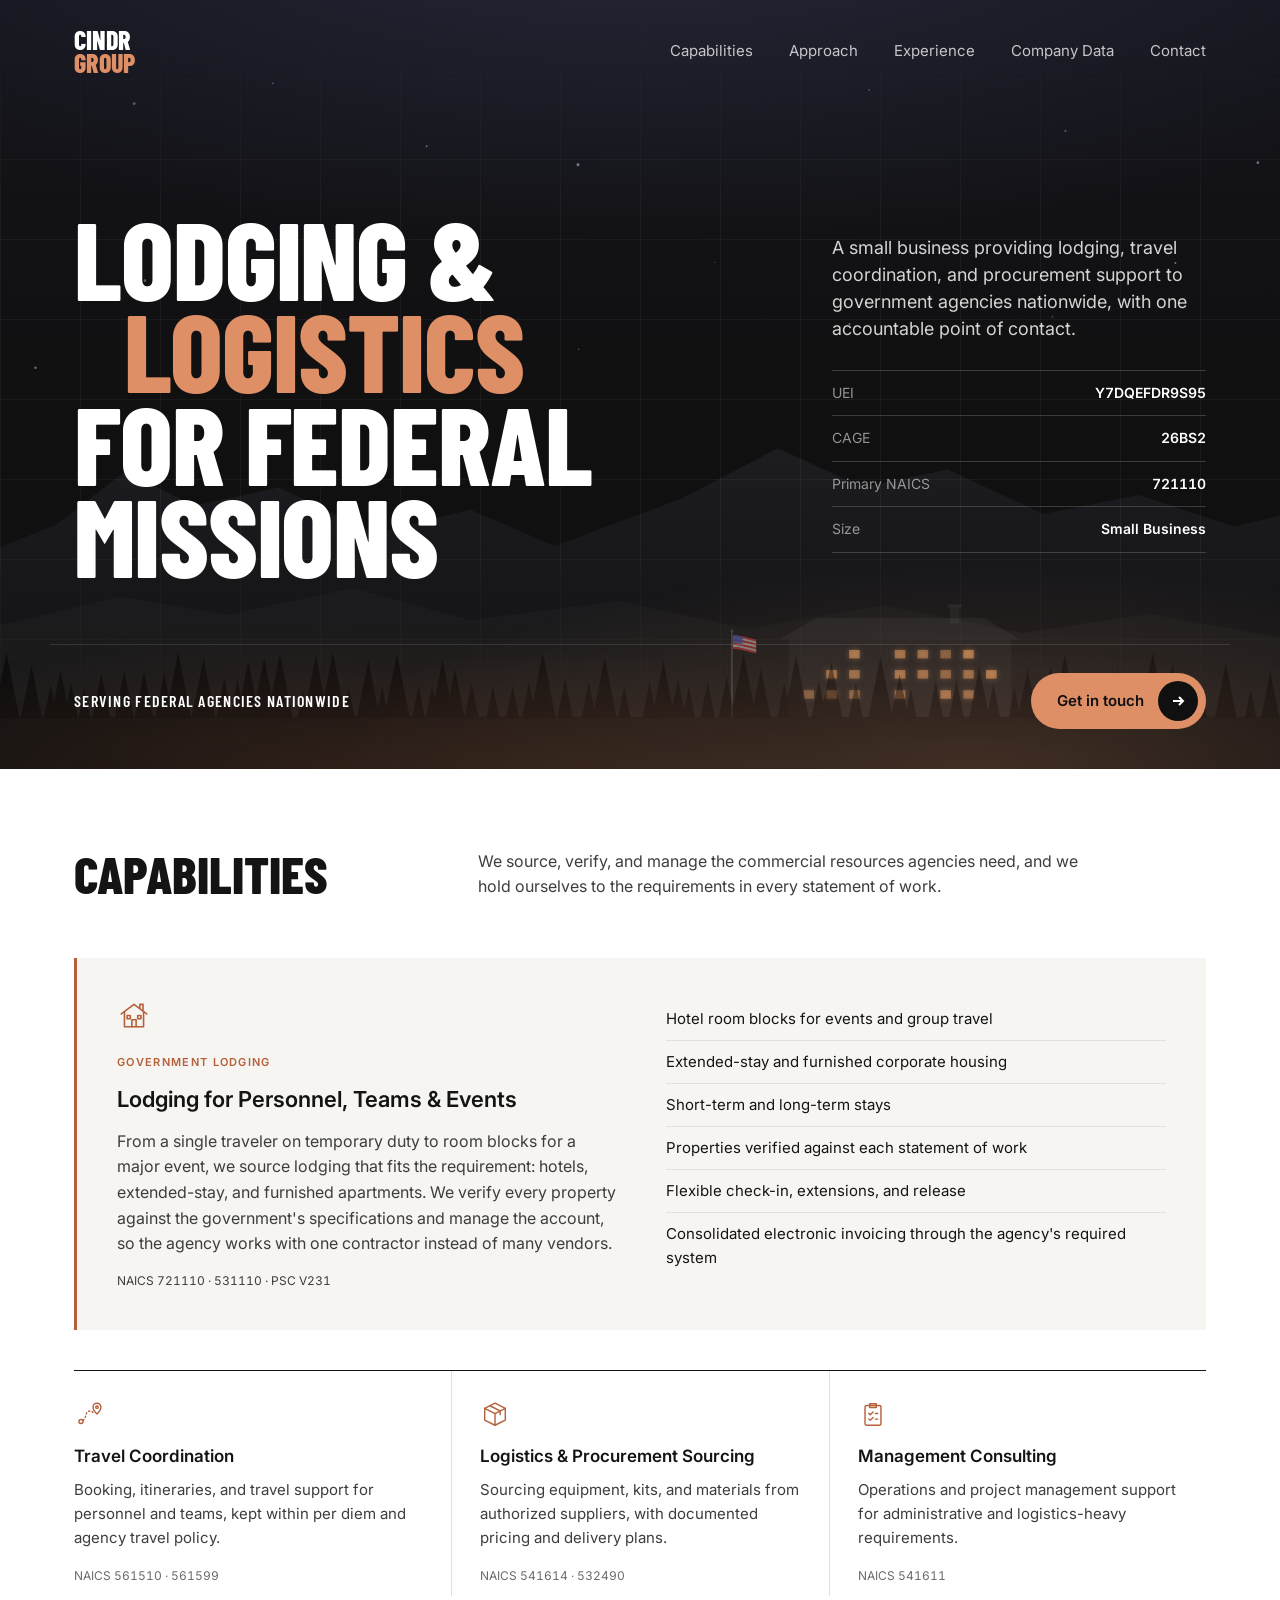
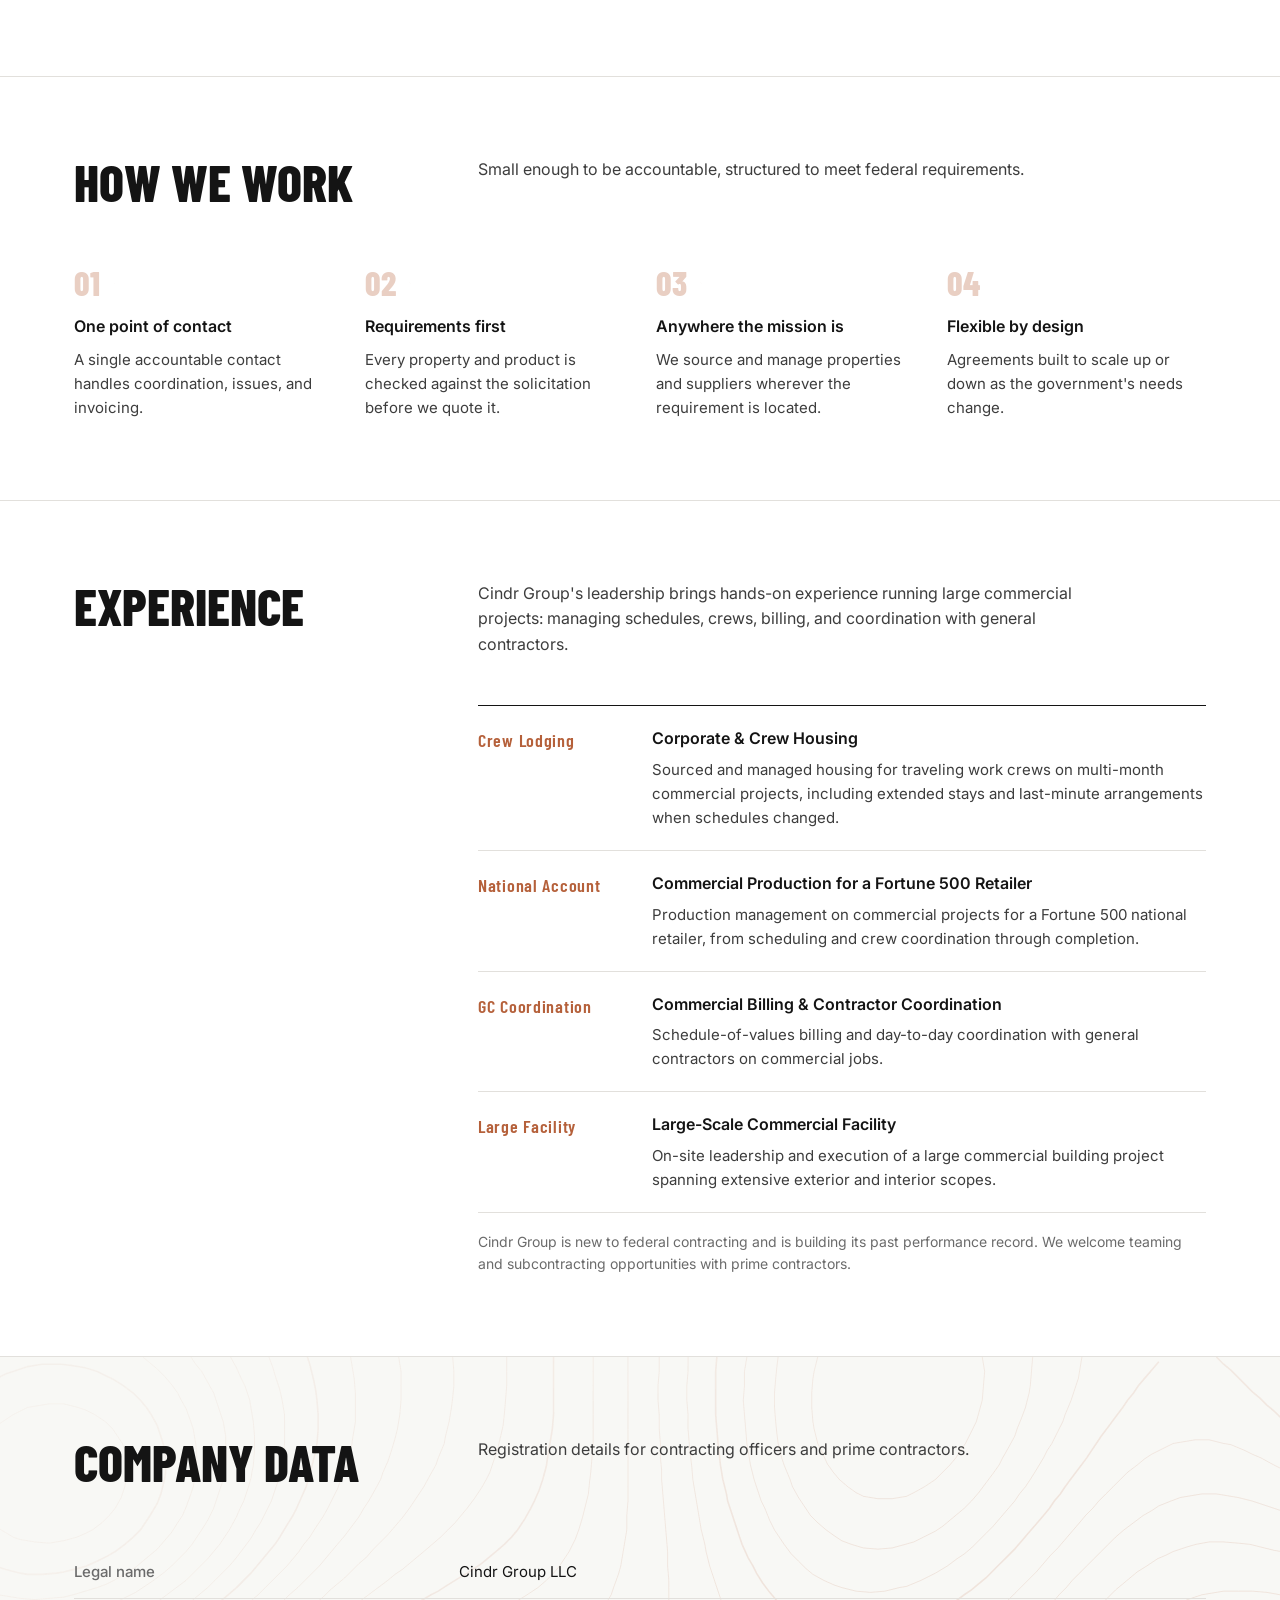
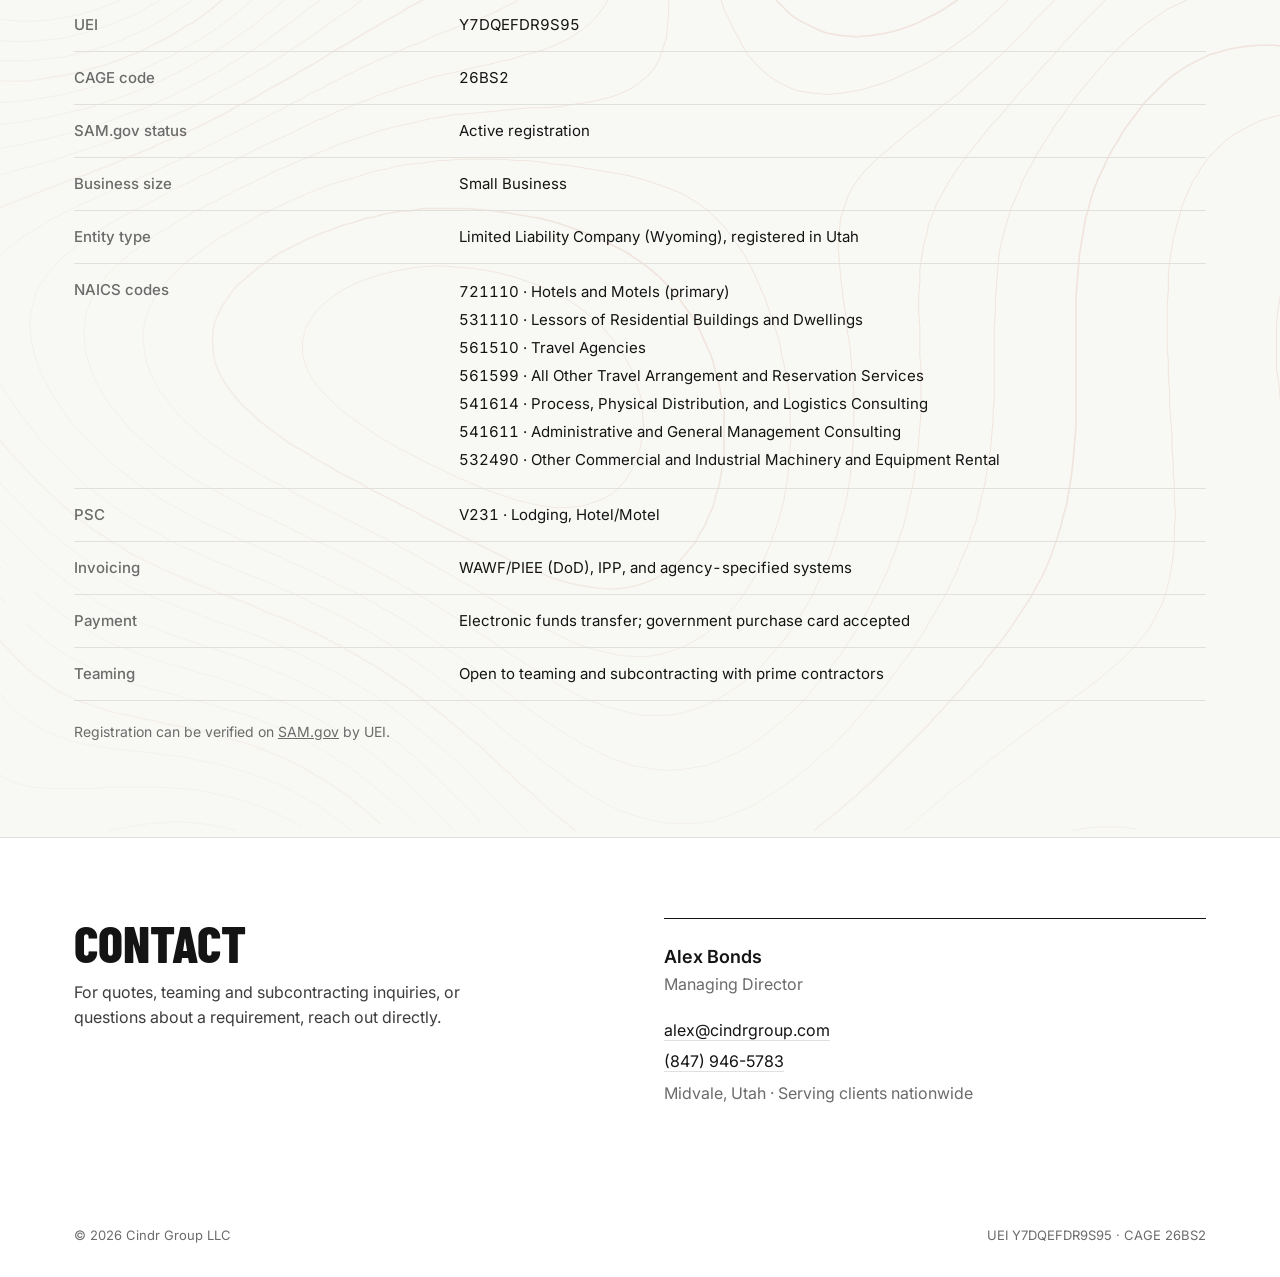
<file: index.html>
<!doctype html>
<html lang="en">
<head>
<meta charset="utf-8">
<meta name="viewport" content="width=device-width, initial-scale=1">
<title>Cindr Group LLC | Federal Lodging &amp; Logistics Support</title>
<meta name="description" content="Cindr Group LLC is a small business providing lodging, travel coordination, and procurement support to federal agencies. UEI Y7DQEFDR9S95 · CAGE 26BS2.">
<meta property="og:title" content="Cindr Group LLC">
<meta property="og:description" content="Long-term lodging, travel arrangements, and procurement support for federal missions.">
<meta property="og:type" content="website">
<meta property="og:url" content="https://cindrgroup.com">
<link rel="icon" href="favicon.svg" type="image/svg+xml">
<link rel="preconnect" href="https://fonts.googleapis.com">
<link rel="preconnect" href="https://fonts.gstatic.com" crossorigin>
<link href="https://fonts.googleapis.com/css2?family=Barlow+Condensed:wght@600;800&family=Inter:wght@400;500;600;700&family=Newsreader:opsz,wght@6..72,400;6..72,500&display=swap" rel="stylesheet">
<style>
  :root {
    --ink: #141414;
    --ink-2: #3d3d3d;
    --muted: #6b6b6b;
    --line: #e2e0dc;
    --paper: #ffffff;
    --paper-2: #f6f5f2;
    --ember: #b5603a;
    --max: 1180px;
    --ember-bright: #df8f66;
  }
  * { box-sizing: border-box; }
  html { scroll-behavior: smooth; }
  body {
    margin: 0; background: var(--paper); color: var(--ink);
    font: 16px/1.6 Inter, system-ui, -apple-system, "Segoe UI", sans-serif;
    -webkit-font-smoothing: antialiased;
  }
  a { color: inherit; }
  .wrap { max-width: var(--max); margin: 0 auto; padding-inline: 24px; }

  /* Header */
  header { border-bottom: 1px solid var(--line); position: sticky; top: 0; background: rgba(255,255,255,.94); backdrop-filter: blur(6px); z-index: 10; }
  .nav { display: flex; align-items: center; justify-content: space-between; height: 64px; gap: 16px; }
  .brand { font-weight: 700; letter-spacing: .08em; font-size: 15px; text-decoration: none; display: flex; align-items: center; gap: 10px; }
  .brand .mark { width: 10px; height: 10px; background: var(--ember); display: inline-block; }
  .nav ul { list-style: none; display: flex; gap: 28px; margin: 0; padding: 0; font-size: 14px; }
  .nav ul a { text-decoration: none; color: var(--ink-2); }
  .nav ul a:hover { color: var(--ink); }
  @media (max-width: 640px) { .nav ul { display: none; } }

  /* Hero */
  .hero { padding-block: 96px 80px; border-bottom: 1px solid var(--line); }
  .eyebrow { font-size: 12px; font-weight: 600; letter-spacing: .14em; text-transform: uppercase; color: var(--muted); margin: 0 0 20px; }
  h1 { font-family: Newsreader, Georgia, serif; font-weight: 400; font-size: clamp(38px, 6vw, 64px); line-height: 1.08; letter-spacing: -.01em; margin: 0 0 24px; max-width: 16ch; text-wrap: balance; }
  .lede { font-size: 18px; color: var(--ink-2); max-width: 58ch; margin: 0 0 36px; }
  .actions { display: flex; gap: 12px; flex-wrap: wrap; }
  .btn { display: inline-block; padding: 12px 22px; font-size: 14px; font-weight: 600; text-decoration: none; border: 1px solid var(--ink); }
  .btn.primary { background: var(--ink); color: #fff; }
  .btn.primary:hover { background: #000; }
  .btn.ghost:hover { background: var(--paper-2); }
  .ids { margin-top: 48px; display: flex; gap: 32px; flex-wrap: wrap; font-size: 13px; color: var(--muted); }
  .ids b { color: var(--ink); font-weight: 600; font-variant-numeric: tabular-nums; }


  /* ---------- Bold hero ---------- */
  .bold { background: #101010; color: #fff; position: relative; overflow: hidden; display: block; }
  .bold { background:
      radial-gradient(120% 70% at 50% -10%, rgba(132,136,196,.16), rgba(132,136,196,0) 60%),
      linear-gradient(180deg, #14141c 0%, #101010 55%) !important; }
  .bold::before { content: ""; position: absolute; inset: 0; background:
      linear-gradient(90deg, rgba(255,255,255,.045) 1px, transparent 1px) 0 0 / 80px 80px,
      linear-gradient(0deg, rgba(255,255,255,.045) 1px, transparent 1px) 0 0 / 80px 80px;
      mask-image: linear-gradient(180deg, transparent 0%, #000 30%, #000 70%, transparent 100%); pointer-events: none; }
  .bold > * { position: relative; }
  .bold > .wrap { width: 100%; }
  .bnav { display: flex; align-items: center; justify-content: space-between; padding-block: 28px; gap: 16px; }
  .blogo { font-family: "Barlow Condensed", Impact, sans-serif; font-weight: 800; font-size: 26px; line-height: .9; text-transform: uppercase; text-decoration: none; color: #fff; }
  .blogo span { display: block; color: var(--ember-bright); }
  .bnav ul { list-style: none; display: flex; gap: 36px; margin: 0; padding: 0; font-size: 15px; }
  .bnav ul a { color: rgba(255,255,255,.75); text-decoration: none; }
  .bnav ul a:hover { color: #fff; }
  @media (max-width: 720px) {
    .bnav ul li { display: none; }
    .bnav ul li:last-child { display: block; }
    .bnav ul li:last-child a { display: inline-block; padding: 8px 16px; border: 1px solid rgba(255,255,255,.28); border-radius: 999px; color: #fff; font-size: 14px; }
  }
  @media (max-width: 560px) {
    #company table, #company tbody, #company tr, #company th, #company td { display: block; width: 100%; }
    #company tr { padding: 12px 0; border-bottom: 1px solid var(--line); }
    #company th, #company td { border: 0; padding: 0; }
    #company th { font-size: 12px; text-transform: uppercase; letter-spacing: .06em; margin-bottom: 4px; }
  }
  .bmain { display: grid; grid-template-columns: 1.9fr 1fr; gap: 48px; align-items: end; padding-block: clamp(48px, 12vh, 160px) clamp(36px, 7vh, 80px); }
  .bh1 { font-family: "Barlow Condensed", Impact, sans-serif; font-weight: 800; text-transform: uppercase; font-size: clamp(52px, min(8.6vw, 12.5vh), 136px); line-height: .84; letter-spacing: -.01em; margin: 0; }
  .bh1 .l { display: block; overflow: hidden; }
  .bh1 .l > span { display: block; animation: rise .9s cubic-bezier(.16,1,.3,1) both; }
  .bh1 .l:nth-child(2) > span { animation-delay: .1s; color: var(--ember-bright); padding-left: .45em; }
  .bh1 .l:nth-child(3) > span { animation-delay: .2s; }
  @keyframes rise { from { transform: translateY(105%); } to { transform: none; } }
  @keyframes fade { from { opacity: 0; transform: translateY(16px); } to { opacity: 1; transform: none; } }
  .bside { animation: fade .8s .45s cubic-bezier(.16,1,.3,1) both; padding-bottom: 12px; }
  .bside p { font-size: 18px; line-height: 1.5; color: rgba(255,255,255,.82); margin: 0 0 28px; max-width: 36ch; }
  .bids { border-top: 1px solid rgba(255,255,255,.18); }
  .bids div { display: flex; justify-content: space-between; gap: 16px; padding: 11px 0; border-bottom: 1px solid rgba(255,255,255,.18); font-size: 14px; }
  .bids dt { color: rgba(255,255,255,.55); }
  .bids dd { margin: 0; font-weight: 600; font-variant-numeric: tabular-nums; }
  .bfoot { display: flex; justify-content: space-between; align-items: center; gap: 24px; padding-block: 28px 40px; border-top: 1px solid rgba(255,255,255,.12); animation: fade .8s .6s cubic-bezier(.16,1,.3,1) both; flex-wrap: wrap; }
  .bloc { font-family: "Barlow Condensed", Impact, sans-serif; font-weight: 600; text-transform: uppercase; letter-spacing: .08em; font-size: 16px; color: rgba(255,255,255,.7); }
  .bloc b { color: #fff; font-weight: 600; }
  .pill { display: inline-flex; align-items: center; gap: 14px; background: var(--ember-bright); color: #101010; text-decoration: none; font-weight: 600; font-size: 15px; padding: 8px 8px 8px 26px; border-radius: 999px; transition: transform .2s ease; }
  .pill:hover { transform: translateY(-2px); }
  .pill i { width: 40px; height: 40px; border-radius: 50%; background: #101010; display: grid; place-items: center; transition: transform .3s ease; }
  .pill:hover i { transform: rotate(-45deg); }
  .pill svg { width: 16px; height: 16px; }
  @media (max-width: 900px) { .bmain { grid-template-columns: 1fr; align-items: start; gap: 36px; } }
  @media (prefers-reduced-motion: reduce) { .bh1 .l > span, .bside, .bfoot { animation: none; } }

  .scene { position: absolute; left: 0; right: 0; bottom: 0; width: 100%; height: 58%; z-index: 0; pointer-events: none; }
  @media (max-width: 760px) { .scene { height: 34%; } }
  .bold > .wrap { z-index: 1; }
  .bold::after { content: ""; position: absolute; left: -10%; right: -10%; bottom: -1px; height: 70%; pointer-events: none; z-index: 0;
      background:
        radial-gradient(60% 55% at 72% 100%, rgba(223,143,102,.20), rgba(223,143,102,0) 70%),
        radial-gradient(45% 40% at 30% 100%, rgba(184,90,50,.13), rgba(184,90,50,0) 70%),
        radial-gradient(90% 30% at 50% 100%, rgba(240,170,120,.07), rgba(240,170,120,0) 80%);
      animation: smolder 9s ease-in-out infinite alternate; }
  @keyframes smolder { from { opacity: .85; } to { opacity: 1; } }
  @media (prefers-reduced-motion: reduce) { .bold::after { animation: none; } }
  .data th { color: var(--muted); }
  h2 { font-family: "Barlow Condensed", Impact, sans-serif !important; font-weight: 800 !important; text-transform: uppercase; letter-spacing: 0; font-size: clamp(34px, 4.6vw, 52px) !important; line-height: .95 !important; }
  .approach .n { font-family: "Barlow Condensed", Impact, sans-serif !important; font-weight: 800; font-size: 34px !important; }


  /* Ambient ember glow behind light sections, drifts with scroll */
  .ambient { position: fixed; inset: 0; pointer-events: none; z-index: 0; opacity: 0; transition: opacity .6s ease; }
  .ambient span { position: absolute; width: 70vmax; height: 70vmax; border-radius: 50%; will-change: transform;
    background: radial-gradient(circle at center, rgba(214,120,78,.38) 0%, rgba(214,120,78,.16) 35%, rgba(214,120,78,0) 68%); }
  .ambient .g1 { left: 55%; top: 10%; }
  .ambient .g2 { left: -25%; top: 45%; width: 55vmax; height: 55vmax;
    background: radial-gradient(circle at center, rgba(140,140,200,.16) 0%, rgba(140,140,200,0) 65%); }
  main, footer { position: relative; z-index: 1; }
  .data { background: rgba(246,245,242,.72) !important; }
  @media (prefers-reduced-motion: reduce) { .ambient span { transition: none; } }


  /* ---------- Tie-ins: sky, lodge, embers, icons, route, topo ---------- */
  .sky { position: absolute; top: 0; left: 0; width: 100%; height: 55%; z-index: 0; pointer-events: none; }
  .sky .tw { animation: twinkle var(--tw, 5s) ease-in-out var(--twd, 0s) infinite alternate; }
  @keyframes twinkle { from { opacity: 1; } to { opacity: .25; } }

  .scene .win { opacity: 0; animation: winOn 2.6s ease-out var(--d, 0s) forwards; }
  .scene .win-late { animation: winOn 2.6s ease-out var(--d, 0s) forwards, winLate 48s ease-in-out var(--ld, 12s) infinite; }
  @keyframes winOn { 0% { opacity: 0; } 18% { opacity: .55; } 26% { opacity: .2; } 34% { opacity: .7; } 42% { opacity: .45; } 100% { opacity: 1; } }
  @keyframes winLate { 0%, 36% { opacity: 1; } 37.5% { opacity: .45; } 39% { opacity: 1; } 41% { opacity: .4; } 46%, 68% { opacity: .06; } 70% { opacity: .55; } 71.5% { opacity: .25; } 75%, 100% { opacity: 1; } }

  .scene .ember { fill: #ffc490; opacity: 0; transform-box: fill-box; transform-origin: center;
    animation: emberRise var(--dur, 7s) linear var(--del, 0s) infinite; }
  @keyframes emberRise {
    0%   { transform: translate(0, 0) scale(1); opacity: 0; }
    6%   { opacity: 1; }
    30%  { transform: translate(calc(var(--dx) * -.15), calc(var(--dy) * .3)) scale(.95); opacity: .9; }
    60%  { transform: translate(calc(var(--dx) * .55), calc(var(--dy) * .62)) scale(.75); opacity: .65; }
    100% { transform: translate(var(--dx), var(--dy)) scale(.35); opacity: 0; }
  }

  @media (max-width: 760px) {
    /* phones: show the scene at a fixed scale, framed on the lodge and flag */
    .scene { width: 891px; height: 260px; left: calc(50% - 480px); right: auto; }
  }

  .ico { width: 30px; height: 30px; color: var(--ember); display: block; margin-bottom: 14px; }
  .featured .ico { width: 34px; height: 34px; margin-bottom: 16px; }

  .approach { position: relative; }
  .approach > div { position: relative; z-index: 1; }
  .approach .n { display: inline-block; }
  .route { position: absolute; left: 0; top: 0; width: 100%; height: 100%; overflow: visible; pointer-events: none; z-index: 0; }
  .route-path { stroke: var(--ember); stroke-width: 1.6; stroke-linecap: round; stroke-dasharray: .1 7; opacity: .75; }
  .route[hidden] { display: none; }
  .approach.route-on .n { opacity: .3; transition: opacity .45s ease; }
  .approach.route-on .n.reached { opacity: 1; }

  .data { position: relative; overflow: hidden; }
  .topo { position: absolute; inset: 0; width: 100%; height: 100%; color: rgba(181,96,58,.13); pointer-events: none; z-index: 0;
    -webkit-mask-image: radial-gradient(120% 90% at 85% 40%, #000 30%, rgba(0,0,0,.35) 75%);
            mask-image: radial-gradient(120% 90% at 85% 40%, #000 30%, rgba(0,0,0,.35) 75%); }
  .data > .wrap { position: relative; z-index: 1; }

  @media (prefers-reduced-motion: reduce) {
    .sky .tw, .scene .win, .scene .win-late { animation: none; opacity: 1; }
    .scene .ember { animation: none; display: none; }
  }

  /* Sections */
  section { padding-block: 80px; border-bottom: 1px solid var(--line); }
  h2 { font-family: Newsreader, Georgia, serif; font-weight: 400; font-size: clamp(28px, 4vw, 38px); line-height: 1.15; margin: 0 0 12px; text-wrap: balance; }
  .section-head { display: grid; grid-template-columns: 1fr 2fr; gap: 40px; margin-bottom: 48px; }
  .section-head p { margin: 0; color: var(--ink-2); max-width: 60ch; }
  @media (max-width: 760px) { .section-head { grid-template-columns: 1fr; gap: 8px; } }

  /* Capabilities */
  .featured { display: grid; grid-template-columns: 1fr 1fr; gap: 48px; padding: 40px; background: var(--paper-2); border-left: 3px solid var(--ember); margin-bottom: 40px; }
  .featured h3 { font-size: 22px; margin: 0 0 12px; font-weight: 600; }
  .featured p { margin: 0; color: var(--ink-2); }
  .featured ul { margin: 0; padding: 0; list-style: none; }
  .featured li { padding: 9px 0; border-bottom: 1px solid var(--line); font-size: 15px; }
  .featured li:last-child { border-bottom: 0; }
  .tag { display: inline-block; font-size: 11px; font-weight: 600; letter-spacing: .12em; text-transform: uppercase; color: var(--ember); margin-bottom: 10px; }
  .caps { display: grid; grid-template-columns: repeat(3, 1fr); gap: 0; border-top: 1px solid var(--ink); }
  .cap { padding: 28px 28px 8px 0; }
  .cap + .cap { padding-left: 28px; border-left: 1px solid var(--line); }
  .cap h3 { font-size: 17px; font-weight: 600; margin: 0 0 8px; }
  .cap p { margin: 0 0 12px; color: var(--ink-2); font-size: 15px; }
  .code { font-size: 12px; color: var(--muted); font-variant-numeric: tabular-nums; }
  @media (max-width: 760px) {
    .featured { grid-template-columns: 1fr; gap: 24px; padding: 28px 22px; }
    .caps { grid-template-columns: 1fr; }
    .cap, .cap + .cap { padding: 24px 0 8px; border-left: 0; border-bottom: 1px solid var(--line); }
  }

  /* Approach */
  .approach { display: grid; grid-template-columns: repeat(4, 1fr); gap: 32px; }
  .approach .n { font-family: Newsreader, Georgia, serif; font-size: 28px; color: var(--ember); line-height: 1; margin-bottom: 14px; }
  .approach h3 { font-size: 16px; font-weight: 600; margin: 0 0 8px; }
  .approach p { margin: 0; font-size: 15px; color: var(--ink-2); }
  @media (max-width: 860px) { .approach { grid-template-columns: 1fr 1fr; } }
  @media (max-width: 520px) { .approach { grid-template-columns: 1fr; } }


  /* Experience */
  .xp { display: grid; grid-template-columns: 1fr 2fr; gap: 40px; }
  .xp-list { border-top: 1px solid var(--ink); }
  .xp-item { display: grid; grid-template-columns: 150px 1fr; gap: 24px; padding: 20px 0; border-bottom: 1px solid var(--line); }
  .xp-item .yr { font-family: "Barlow Condensed", Impact, sans-serif; font-weight: 600; font-size: 18px; letter-spacing: .04em; color: var(--ember); }
  .xp-item h3 { font-size: 16px; font-weight: 600; margin: 0 0 6px; }
  .xp-item p { margin: 0; font-size: 15px; color: var(--ink-2); }
  .xp-note { font-size: 14px; color: var(--muted); margin: 18px 0 0; }
  @media (max-width: 760px) { .xp { grid-template-columns: 1fr; gap: 8px; } .xp-item { grid-template-columns: 1fr; gap: 6px; } }

  /* Company data */
  .data { background: var(--paper-2); }
  .table-wrap { overflow-x: auto; }
  table { width: 100%; border-collapse: collapse; font-size: 15px; }
  th, td { text-align: left; padding: 14px 0; border-bottom: 1px solid var(--line); vertical-align: top; }
  th { width: 34%; font-weight: 500; color: var(--muted); padding-right: 24px; }
  td { font-variant-numeric: tabular-nums; }
  td .row { display: block; padding: 2px 0; }
  .verify { margin-top: 20px; font-size: 14px; color: var(--muted); }

  /* Contact */
  .contact-grid { display: grid; grid-template-columns: 1fr 1fr; gap: 48px; align-items: start; }
  .contact-card { border-top: 1px solid var(--ink); padding-top: 24px; }
  .contact-card .who { font-weight: 600; font-size: 18px; margin: 0; }
  .contact-card .role { color: var(--muted); margin: 0 0 20px; }
  .contact-card a { text-decoration: none; border-bottom: 1px solid var(--line); }
  .contact-card a:hover { border-color: var(--ink); }
  .contact-card p { margin: 6px 0; }
  @media (max-width: 760px) { .contact-grid { grid-template-columns: 1fr; gap: 24px; } }

  footer { padding-block: 32px; font-size: 13px; color: var(--muted); }
  footer .wrap { display: flex; justify-content: space-between; gap: 16px; flex-wrap: wrap; }
</style>
</head>
<body>

<div class="bold" id="top">
  <svg class="sky" viewBox="0 0 1440 360" preserveAspectRatio="xMidYMin slice" aria-hidden="true" focusable="false"><circle class="tw" style="--tw:3.9s;--twd:-4.4s" cx="915.2" cy="76.5" r="0.8" fill="rgba(222,224,255,0.30)"/><circle class="tw" style="--tw:5.3s;--twd:-0.2s" cx="783.5" cy="223.5" r="0.6" fill="rgba(222,224,255,0.23)"/><circle class="tw" style="--tw:4.5s;--twd:-5.2s" cx="298.4" cy="239" r="1.1" fill="rgba(222,224,255,0.36)"/><circle class="tw" style="--tw:6.9s;--twd:-2.0s" cx="1082.3" cy="111.5" r="0.9" fill="rgba(222,224,255,0.33)"/><circle cx="149.8" cy="95.1" r="0.8" fill="rgba(222,224,255,0.42)"/><circle cx="1382.4" cy="168.4" r="1.1" fill="rgba(222,224,255,0.32)"/><circle class="tw" style="--tw:3.8s;--twd:-1.4s" cx="289.2" cy="88.1" r="1.3" fill="rgba(222,224,255,0.30)"/><circle cx="538.3" cy="124.5" r="0.8" fill="rgba(222,224,255,0.45)"/><circle class="tw" style="--tw:4.6s;--twd:-4.6s" cx="667.2" cy="140.2" r="1.3" fill="rgba(222,224,255,0.45)"/><circle class="tw" style="--tw:6.7s;--twd:-3.4s" cx="98.3" cy="283.7" r="0.8" fill="rgba(222,224,255,0.35)"/><circle class="tw" style="--tw:3.7s;--twd:-0.7s" cx="526.8" cy="329.3" r="0.7" fill="rgba(222,224,255,0.39)"/><circle class="tw" style="--tw:5.6s;--twd:-2.8s" cx="898.4" cy="275.9" r="0.9" fill="rgba(222,224,255,0.42)"/><circle class="tw" style="--tw:5.1s;--twd:-5.7s" cx="1071.2" cy="269.8" r="0.8" fill="rgba(222,224,255,0.26)"/><circle cx="1246.2" cy="138.5" r="1.1" fill="rgba(222,224,255,0.47)"/><circle class="tw" style="--tw:6.8s;--twd:-5.3s" cx="1311.4" cy="308.8" r="1.1" fill="rgba(222,224,255,0.33)"/><circle class="tw" style="--tw:5.2s;--twd:-2.4s" cx="205.2" cy="313.2" r="1.1" fill="rgba(222,224,255,0.41)"/><circle cx="667.7" cy="297.4" r="0.6" fill="rgba(222,224,255,0.37)"/><circle class="tw" style="--tw:4.1s;--twd:-5.0s" cx="391.3" cy="312.6" r="0.6" fill="rgba(222,224,255,0.51)"/><circle class="tw" style="--tw:6.1s;--twd:-3.3s" cx="407.4" cy="70.9" r="0.7" fill="rgba(222,224,255,0.43)"/><circle class="tw" style="--tw:6.3s;--twd:-3.6s" cx="441.3" cy="212.5" r="0.6" fill="rgba(222,224,255,0.32)"/><circle cx="1176" cy="224" r="0.8" fill="rgba(222,224,255,0.50)"/><circle class="tw" style="--tw:4.8s;--twd:-5.9s" cx="65.8" cy="166.3" r="0.9" fill="rgba(222,224,255,0.37)"/></svg>
  <svg class="scene" viewBox="0 0 1440 420" preserveAspectRatio="xMidYMax slice" aria-hidden="true" focusable="false"><defs><linearGradient id="fadeFar" x1="0" y1="0" x2="0" y2="1"><stop offset="0" stop-color="rgb(150,150,205)" stop-opacity=".09"/><stop offset="1" stop-color="rgb(150,150,205)" stop-opacity="0"/></linearGradient><filter id="wglow" x="-50%" y="-50%" width="200%" height="200%"><feGaussianBlur stdDeviation="3"/></filter><filter id="eglow" x="-300%" y="-300%" width="700%" height="700%"><feGaussianBlur in="SourceGraphic" stdDeviation="2.2" result="b"/><feMerge><feMergeNode in="b"/><feMergeNode in="b"/><feMergeNode in="SourceGraphic"/></feMerge></filter></defs><path d="M0 420 L0 255 L90 222 L170 190 L235 140 L300 172 L380 155 L470 198 L560 176 L640 210 L760 165 L850 118 L930 155 L1010 138 L1100 180 L1190 162 L1280 192 L1360 172 L1440 196 L1440 420 Z" fill="url(#fadeFar)"/><path d="M0 420 L0 300 L120 284 L230 258 L330 275 L450 250 L560 280 L700 262 L820 288 L950 266 L1080 292 L1200 274 L1320 296 L1440 284 L1440 420 Z" fill="rgba(255,255,255,.022)"/><g class="embers" filter="url(#eglow)"><circle class="ember" cx="1018.3" cy="265" r="2.4" style="--dur:12.70s;--del:-1.06s;--dx:19px;--dy:-189px"/><circle class="ember" cx="1016.6" cy="265" r="1.7" style="--dur:10.69s;--del:-2.05s;--dx:10px;--dy:-151px"/><circle class="ember" cx="1016.3" cy="265" r="1.6" style="--dur:9.88s;--del:-0.85s;--dx:27px;--dy:-213px"/><circle class="ember" cx="1016.6" cy="265" r="2.3" style="--dur:10.68s;--del:-3.84s;--dx:-15px;--dy:-176px"/><circle class="ember" cx="1016.9" cy="265" r="2.2" style="--dur:12.13s;--del:-7.53s;--dx:29px;--dy:-196px"/><circle class="ember" cx="1017.9" cy="265" r="2.5" style="--dur:11.26s;--del:-3.17s;--dx:2px;--dy:-223px"/><circle class="ember" cx="1016.4" cy="265" r="2.2" style="--dur:9.34s;--del:-5.52s;--dx:10px;--dy:-170px"/><circle class="ember" cx="1015.2" cy="265" r="1.9" style="--dur:9.73s;--del:-7.94s;--dx:-6px;--dy:-224px"/><circle class="ember" cx="1014.9" cy="265" r="1.6" style="--dur:9.46s;--del:-2.61s;--dx:18px;--dy:-185px"/><circle class="ember" cx="1015.8" cy="265" r="1.9" style="--dur:12.28s;--del:-3.54s;--dx:1px;--dy:-208px"/><circle class="ember" cx="1015.5" cy="265" r="1.7" style="--dur:11.20s;--del:-8.78s;--dx:27px;--dy:-213px"/></g><rect x="1012" y="267" width="9" height="16" fill="rgba(255,255,255,.045)"/><rect x="1010" y="265" width="13" height="3" fill="rgba(255,255,255,.06)"/><path d="M852 298 L886 278 L1044 278 L1078 298 Z" fill="rgba(255,255,255,.045)"/><rect x="860" y="298" width="210" height="74" fill="rgba(255,255,255,.03)"/><g class="wins"><rect class="win" style="--d:3.88s" x="917" y="308" width="10" height="8" fill="rgba(240,166,100,0.53)"/><rect class="win" style="--d:4.34s" x="960" y="308" width="10" height="8" fill="rgba(240,166,100,0.49)"/><rect class="win" style="--d:4.45s" x="981.5" y="308" width="10" height="8" fill="rgba(240,166,100,0.48)"/><rect class="win" style="--d:4.71s" x="1003" y="308" width="10" height="8" fill="rgba(240,166,100,0.36)"/><rect class="win" style="--d:3.95s" x="1024.5" y="308" width="10" height="8" fill="rgba(240,166,100,0.58)"/><rect class="win win-late" style="--d:3.27s;--ld:12s" x="895.5" y="327" width="10" height="8" fill="rgba(240,166,100,0.52)"/><rect class="win win-late" style="--d:1.50s;--ld:23s" x="917" y="327" width="10" height="8" fill="rgba(240,166,100,0.45)"/><rect class="win" style="--d:2.56s" x="960" y="327" width="10" height="8" fill="rgba(240,166,100,0.52)"/><rect class="win" style="--d:3.69s" x="981.5" y="327" width="10" height="8" fill="rgba(240,166,100,0.48)"/><rect class="win" style="--d:3.00s" x="1003" y="327" width="10" height="8" fill="rgba(240,166,100,0.40)"/><rect class="win" style="--d:3.05s" x="1024.5" y="327" width="10" height="8" fill="rgba(240,166,100,0.46)"/><rect class="win" style="--d:1.93s" x="1046" y="327" width="10" height="8" fill="rgba(240,166,100,0.56)"/><rect class="win" style="--d:1.88s" x="874" y="346" width="10" height="8" fill="rgba(240,166,100,0.34)"/><rect class="win" style="--d:1.43s" x="895.5" y="346" width="10" height="8" fill="rgba(240,166,100,0.50)"/><rect class="win win-late" style="--d:2.27s;--ld:34s" x="917" y="346" width="10" height="8" fill="rgba(240,166,100,0.38)"/><rect class="win" style="--d:2.37s" x="960" y="346" width="10" height="8" fill="rgba(240,166,100,0.45)"/><rect class="win" style="--d:0.87s" x="1003" y="346" width="10" height="8" fill="rgba(240,166,100,0.50)"/><rect class="win win-late" style="--d:1.25s;--ld:45s" x="1024.5" y="346" width="10" height="8" fill="rgba(240,166,100,0.44)"/></g><g class="wins" filter="url(#wglow)" opacity=".7"><rect class="win" style="--d:3.88s" x="917" y="308" width="10" height="8" fill="rgba(240,166,100,0.53)"/><rect class="win" style="--d:4.34s" x="960" y="308" width="10" height="8" fill="rgba(240,166,100,0.49)"/><rect class="win" style="--d:4.45s" x="981.5" y="308" width="10" height="8" fill="rgba(240,166,100,0.48)"/><rect class="win" style="--d:4.71s" x="1003" y="308" width="10" height="8" fill="rgba(240,166,100,0.36)"/><rect class="win" style="--d:3.95s" x="1024.5" y="308" width="10" height="8" fill="rgba(240,166,100,0.58)"/><rect class="win win-late" style="--d:3.27s;--ld:12s" x="895.5" y="327" width="10" height="8" fill="rgba(240,166,100,0.52)"/><rect class="win win-late" style="--d:1.50s;--ld:23s" x="917" y="327" width="10" height="8" fill="rgba(240,166,100,0.45)"/><rect class="win" style="--d:2.56s" x="960" y="327" width="10" height="8" fill="rgba(240,166,100,0.52)"/><rect class="win" style="--d:3.69s" x="981.5" y="327" width="10" height="8" fill="rgba(240,166,100,0.48)"/><rect class="win" style="--d:3.00s" x="1003" y="327" width="10" height="8" fill="rgba(240,166,100,0.40)"/><rect class="win" style="--d:3.05s" x="1024.5" y="327" width="10" height="8" fill="rgba(240,166,100,0.46)"/><rect class="win" style="--d:1.93s" x="1046" y="327" width="10" height="8" fill="rgba(240,166,100,0.56)"/><rect class="win" style="--d:1.88s" x="874" y="346" width="10" height="8" fill="rgba(240,166,100,0.34)"/><rect class="win" style="--d:1.43s" x="895.5" y="346" width="10" height="8" fill="rgba(240,166,100,0.50)"/><rect class="win win-late" style="--d:2.27s;--ld:34s" x="917" y="346" width="10" height="8" fill="rgba(240,166,100,0.38)"/><rect class="win" style="--d:2.37s" x="960" y="346" width="10" height="8" fill="rgba(240,166,100,0.45)"/><rect class="win" style="--d:0.87s" x="1003" y="346" width="10" height="8" fill="rgba(240,166,100,0.50)"/><rect class="win win-late" style="--d:1.25s;--ld:45s" x="1024.5" y="346" width="10" height="8" fill="rgba(240,166,100,0.44)"/></g><g class="flag"><rect x="806" y="291" width="1.2" height="81" fill="rgba(255,255,255,.2)"/><circle cx="806.6" cy="290" r="1.2" fill="rgba(255,255,255,.15)"/><path d="M807.5 294.0 L808.9 294.1 L810.2 294.3 L811.6 294.6 L813.0 294.8 L814.4 295.0 L815.8 295.1 L817.1 295.1 L818.5 295.2 L819.9 295.3 L821.2 295.6 L822.6 296.1 L824.0 296.8 L825.4 297.6 L826.8 298.3 L828.1 299.0 L829.5 299.5 L829.5 301.4 L828.1 301.0 L826.8 300.3 L825.4 299.6 L824.0 298.8 L822.6 298.1 L821.2 297.6 L819.9 297.3 L818.5 297.2 L817.1 297.1 L815.8 297.0 L814.4 296.9 L813.0 296.8 L811.6 296.5 L810.2 296.3 L808.9 296.1 L807.5 296.0 Z" fill="rgba(178,52,52,.68)"><animate attributeName="d" dur="7s" repeatCount="indefinite" values="M807.5 294.0 L808.9 294.1 L810.2 294.3 L811.6 294.6 L813.0 294.8 L814.4 295.0 L815.8 295.1 L817.1 295.1 L818.5 295.2 L819.9 295.3 L821.2 295.6 L822.6 296.1 L824.0 296.8 L825.4 297.6 L826.8 298.3 L828.1 299.0 L829.5 299.5 L829.5 301.4 L828.1 301.0 L826.8 300.3 L825.4 299.6 L824.0 298.8 L822.6 298.1 L821.2 297.6 L819.9 297.3 L818.5 297.2 L817.1 297.1 L815.8 297.0 L814.4 296.9 L813.0 296.8 L811.6 296.5 L810.2 296.3 L808.9 296.1 L807.5 296.0 Z;M807.5 294.0 L808.9 294.0 L810.2 294.1 L811.6 294.2 L813.0 294.3 L814.4 294.6 L815.8 295.0 L817.1 295.5 L818.5 296.0 L819.9 296.5 L821.2 296.8 L822.6 297.0 L824.0 297.0 L825.4 297.0 L826.8 297.0 L828.1 297.2 L829.5 297.5 L829.5 299.5 L828.1 299.1 L826.8 299.0 L825.4 299.0 L824.0 299.0 L822.6 299.0 L821.2 298.8 L819.9 298.4 L818.5 298.0 L817.1 297.5 L815.8 297.0 L814.4 296.6 L813.0 296.3 L811.6 296.2 L810.2 296.1 L808.9 296.0 L807.5 296.0 Z;M807.5 294.0 L808.9 294.1 L810.2 294.3 L811.6 294.6 L813.0 294.8 L814.4 295.0 L815.8 295.1 L817.1 295.1 L818.5 295.2 L819.9 295.3 L821.2 295.6 L822.6 296.1 L824.0 296.8 L825.4 297.6 L826.8 298.3 L828.1 299.0 L829.5 299.5 L829.5 301.4 L828.1 301.0 L826.8 300.3 L825.4 299.6 L824.0 298.8 L822.6 298.1 L821.2 297.6 L819.9 297.3 L818.5 297.2 L817.1 297.1 L815.8 297.0 L814.4 296.9 L813.0 296.8 L811.6 296.5 L810.2 296.3 L808.9 296.1 L807.5 296.0 Z" calcMode="spline" keySplines=".45 0 .55 1;.45 0 .55 1"/></path><path d="M807.5 295.9 L808.9 296.0 L810.2 296.2 L811.6 296.4 L813.0 296.6 L814.4 296.8 L815.8 296.9 L817.1 297.0 L818.5 297.0 L819.9 297.2 L821.2 297.5 L822.6 298.0 L824.0 298.7 L825.4 299.4 L826.8 300.2 L828.1 300.9 L829.5 301.3 L829.5 303.3 L828.1 302.8 L826.8 302.2 L825.4 301.4 L824.0 300.6 L822.6 300.0 L821.2 299.5 L819.9 299.2 L818.5 299.0 L817.1 299.0 L815.8 298.9 L814.4 298.8 L813.0 298.6 L811.6 298.4 L810.2 298.1 L808.9 297.9 L807.5 297.8 Z" fill="rgba(238,232,224,.48)"><animate attributeName="d" dur="7s" repeatCount="indefinite" values="M807.5 295.9 L808.9 296.0 L810.2 296.2 L811.6 296.4 L813.0 296.6 L814.4 296.8 L815.8 296.9 L817.1 297.0 L818.5 297.0 L819.9 297.2 L821.2 297.5 L822.6 298.0 L824.0 298.7 L825.4 299.4 L826.8 300.2 L828.1 300.9 L829.5 301.3 L829.5 303.3 L828.1 302.8 L826.8 302.2 L825.4 301.4 L824.0 300.6 L822.6 300.0 L821.2 299.5 L819.9 299.2 L818.5 299.0 L817.1 299.0 L815.8 298.9 L814.4 298.8 L813.0 298.6 L811.6 298.4 L810.2 298.1 L808.9 297.9 L807.5 297.8 Z;M807.5 295.9 L808.9 295.9 L810.2 295.9 L811.6 296.0 L813.0 296.2 L814.4 296.5 L815.8 296.9 L817.1 297.3 L818.5 297.9 L819.9 298.3 L821.2 298.7 L822.6 298.8 L824.0 298.9 L825.4 298.9 L826.8 298.9 L828.1 299.0 L829.5 299.4 L829.5 301.4 L828.1 301.0 L826.8 300.9 L825.4 300.8 L824.0 300.9 L822.6 300.8 L821.2 300.6 L819.9 300.3 L818.5 299.8 L817.1 299.3 L815.8 298.8 L814.4 298.4 L813.0 298.2 L811.6 298.0 L810.2 297.9 L808.9 297.9 L807.5 297.8 Z;M807.5 295.9 L808.9 296.0 L810.2 296.2 L811.6 296.4 L813.0 296.6 L814.4 296.8 L815.8 296.9 L817.1 297.0 L818.5 297.0 L819.9 297.2 L821.2 297.5 L822.6 298.0 L824.0 298.7 L825.4 299.4 L826.8 300.2 L828.1 300.9 L829.5 301.3 L829.5 303.3 L828.1 302.8 L826.8 302.2 L825.4 301.4 L824.0 300.6 L822.6 300.0 L821.2 299.5 L819.9 299.2 L818.5 299.0 L817.1 299.0 L815.8 298.9 L814.4 298.8 L813.0 298.6 L811.6 298.4 L810.2 298.1 L808.9 297.9 L807.5 297.8 Z" calcMode="spline" keySplines=".45 0 .55 1;.45 0 .55 1"/></path><path d="M807.5 297.7 L808.9 297.8 L810.2 298.0 L811.6 298.3 L813.0 298.5 L814.4 298.7 L815.8 298.8 L817.1 298.8 L818.5 298.9 L819.9 299.1 L821.2 299.4 L822.6 299.9 L824.0 300.5 L825.4 301.3 L826.8 302.1 L828.1 302.7 L829.5 303.2 L829.5 305.1 L828.1 304.7 L826.8 304.0 L825.4 303.3 L824.0 302.5 L822.6 301.8 L821.2 301.3 L819.9 301.0 L818.5 300.9 L817.1 300.8 L815.8 300.8 L814.4 300.7 L813.0 300.5 L811.6 300.2 L810.2 300.0 L808.9 299.8 L807.5 299.7 Z" fill="rgba(178,52,52,.68)"><animate attributeName="d" dur="7s" repeatCount="indefinite" values="M807.5 297.7 L808.9 297.8 L810.2 298.0 L811.6 298.3 L813.0 298.5 L814.4 298.7 L815.8 298.8 L817.1 298.8 L818.5 298.9 L819.9 299.1 L821.2 299.4 L822.6 299.9 L824.0 300.5 L825.4 301.3 L826.8 302.1 L828.1 302.7 L829.5 303.2 L829.5 305.1 L828.1 304.7 L826.8 304.0 L825.4 303.3 L824.0 302.5 L822.6 301.8 L821.2 301.3 L819.9 301.0 L818.5 300.9 L817.1 300.8 L815.8 300.8 L814.4 300.7 L813.0 300.5 L811.6 300.2 L810.2 300.0 L808.9 299.8 L807.5 299.7 Z;M807.5 297.7 L808.9 297.8 L810.2 297.8 L811.6 297.9 L813.0 298.1 L814.4 298.3 L815.8 298.7 L817.1 299.2 L818.5 299.7 L819.9 300.2 L821.2 300.5 L822.6 300.7 L824.0 300.8 L825.4 300.7 L826.8 300.7 L828.1 300.9 L829.5 301.3 L829.5 303.2 L828.1 302.9 L826.8 302.7 L825.4 302.7 L824.0 302.7 L822.6 302.7 L821.2 302.5 L819.9 302.1 L818.5 301.7 L817.1 301.2 L815.8 300.7 L814.4 300.3 L813.0 300.0 L811.6 299.9 L810.2 299.8 L808.9 299.7 L807.5 299.7 Z;M807.5 297.7 L808.9 297.8 L810.2 298.0 L811.6 298.3 L813.0 298.5 L814.4 298.7 L815.8 298.8 L817.1 298.8 L818.5 298.9 L819.9 299.1 L821.2 299.4 L822.6 299.9 L824.0 300.5 L825.4 301.3 L826.8 302.1 L828.1 302.7 L829.5 303.2 L829.5 305.1 L828.1 304.7 L826.8 304.0 L825.4 303.3 L824.0 302.5 L822.6 301.8 L821.2 301.3 L819.9 301.0 L818.5 300.9 L817.1 300.8 L815.8 300.8 L814.4 300.7 L813.0 300.5 L811.6 300.2 L810.2 300.0 L808.9 299.8 L807.5 299.7 Z" calcMode="spline" keySplines=".45 0 .55 1;.45 0 .55 1"/></path><path d="M807.5 299.6 L808.9 299.7 L810.2 299.9 L811.6 300.1 L813.0 300.4 L814.4 300.5 L815.8 300.6 L817.1 300.7 L818.5 300.8 L819.9 300.9 L821.2 301.2 L822.6 301.7 L824.0 302.4 L825.4 303.1 L826.8 303.9 L828.1 304.6 L829.5 305.0 L829.5 307.0 L828.1 306.6 L826.8 305.9 L825.4 305.1 L824.0 304.4 L822.6 303.7 L821.2 303.2 L819.9 302.9 L818.5 302.7 L817.1 302.7 L815.8 302.6 L814.4 302.5 L813.0 302.3 L811.6 302.1 L810.2 301.9 L808.9 301.6 L807.5 301.5 Z" fill="rgba(238,232,224,.48)"><animate attributeName="d" dur="7s" repeatCount="indefinite" values="M807.5 299.6 L808.9 299.7 L810.2 299.9 L811.6 300.1 L813.0 300.4 L814.4 300.5 L815.8 300.6 L817.1 300.7 L818.5 300.8 L819.9 300.9 L821.2 301.2 L822.6 301.7 L824.0 302.4 L825.4 303.1 L826.8 303.9 L828.1 304.6 L829.5 305.0 L829.5 307.0 L828.1 306.6 L826.8 305.9 L825.4 305.1 L824.0 304.4 L822.6 303.7 L821.2 303.2 L819.9 302.9 L818.5 302.7 L817.1 302.7 L815.8 302.6 L814.4 302.5 L813.0 302.3 L811.6 302.1 L810.2 301.9 L808.9 301.6 L807.5 301.5 Z;M807.5 299.6 L808.9 299.6 L810.2 299.7 L811.6 299.7 L813.0 299.9 L814.4 300.2 L815.8 300.6 L817.1 301.1 L818.5 301.6 L819.9 302.0 L821.2 302.4 L822.6 302.6 L824.0 302.6 L825.4 302.6 L826.8 302.6 L828.1 302.7 L829.5 303.1 L829.5 305.1 L828.1 304.7 L826.8 304.6 L825.4 304.6 L824.0 304.6 L822.6 304.5 L821.2 304.3 L819.9 304.0 L818.5 303.5 L817.1 303.0 L815.8 302.6 L814.4 302.2 L813.0 301.9 L811.6 301.7 L810.2 301.6 L808.9 301.6 L807.5 301.5 Z;M807.5 299.6 L808.9 299.7 L810.2 299.9 L811.6 300.1 L813.0 300.4 L814.4 300.5 L815.8 300.6 L817.1 300.7 L818.5 300.8 L819.9 300.9 L821.2 301.2 L822.6 301.7 L824.0 302.4 L825.4 303.1 L826.8 303.9 L828.1 304.6 L829.5 305.0 L829.5 307.0 L828.1 306.6 L826.8 305.9 L825.4 305.1 L824.0 304.4 L822.6 303.7 L821.2 303.2 L819.9 302.9 L818.5 302.7 L817.1 302.7 L815.8 302.6 L814.4 302.5 L813.0 302.3 L811.6 302.1 L810.2 301.9 L808.9 301.6 L807.5 301.5 Z" calcMode="spline" keySplines=".45 0 .55 1;.45 0 .55 1"/></path><path d="M807.5 301.4 L808.9 301.5 L810.2 301.7 L811.6 302.0 L813.0 302.2 L814.4 302.4 L815.8 302.5 L817.1 302.5 L818.5 302.6 L819.9 302.8 L821.2 303.1 L822.6 303.6 L824.0 304.2 L825.4 305.0 L826.8 305.8 L828.1 306.4 L829.5 306.9 L829.5 308.9 L828.1 308.4 L826.8 307.8 L825.4 307.0 L824.0 306.2 L822.6 305.5 L821.2 305.1 L819.9 304.7 L818.5 304.6 L817.1 304.5 L815.8 304.5 L814.4 304.4 L813.0 304.2 L811.6 304.0 L810.2 303.7 L808.9 303.5 L807.5 303.4 Z" fill="rgba(178,52,52,.68)"><animate attributeName="d" dur="7s" repeatCount="indefinite" values="M807.5 301.4 L808.9 301.5 L810.2 301.7 L811.6 302.0 L813.0 302.2 L814.4 302.4 L815.8 302.5 L817.1 302.5 L818.5 302.6 L819.9 302.8 L821.2 303.1 L822.6 303.6 L824.0 304.2 L825.4 305.0 L826.8 305.8 L828.1 306.4 L829.5 306.9 L829.5 308.9 L828.1 308.4 L826.8 307.8 L825.4 307.0 L824.0 306.2 L822.6 305.5 L821.2 305.1 L819.9 304.7 L818.5 304.6 L817.1 304.5 L815.8 304.5 L814.4 304.4 L813.0 304.2 L811.6 304.0 L810.2 303.7 L808.9 303.5 L807.5 303.4 Z;M807.5 301.4 L808.9 301.5 L810.2 301.5 L811.6 301.6 L813.0 301.8 L814.4 302.0 L815.8 302.4 L817.1 302.9 L818.5 303.4 L819.9 303.9 L821.2 304.2 L822.6 304.4 L824.0 304.5 L825.4 304.4 L826.8 304.4 L828.1 304.6 L829.5 305.0 L829.5 307.0 L828.1 306.6 L826.8 306.4 L825.4 306.4 L824.0 306.4 L822.6 306.4 L821.2 306.2 L819.9 305.9 L818.5 305.4 L817.1 304.9 L815.8 304.4 L814.4 304.0 L813.0 303.7 L811.6 303.6 L810.2 303.5 L808.9 303.4 L807.5 303.4 Z;M807.5 301.4 L808.9 301.5 L810.2 301.7 L811.6 302.0 L813.0 302.2 L814.4 302.4 L815.8 302.5 L817.1 302.5 L818.5 302.6 L819.9 302.8 L821.2 303.1 L822.6 303.6 L824.0 304.2 L825.4 305.0 L826.8 305.8 L828.1 306.4 L829.5 306.9 L829.5 308.9 L828.1 308.4 L826.8 307.8 L825.4 307.0 L824.0 306.2 L822.6 305.5 L821.2 305.1 L819.9 304.7 L818.5 304.6 L817.1 304.5 L815.8 304.5 L814.4 304.4 L813.0 304.2 L811.6 304.0 L810.2 303.7 L808.9 303.5 L807.5 303.4 Z" calcMode="spline" keySplines=".45 0 .55 1;.45 0 .55 1"/></path><path d="M807.5 303.3 L808.9 303.4 L810.2 303.6 L811.6 303.8 L813.0 304.1 L814.4 304.2 L815.8 304.3 L817.1 304.4 L818.5 304.5 L819.9 304.6 L821.2 304.9 L822.6 305.4 L824.0 306.1 L825.4 306.9 L826.8 307.6 L828.1 308.3 L829.5 308.7 L829.5 310.7 L828.1 310.3 L826.8 309.6 L825.4 308.8 L824.0 308.1 L822.6 307.4 L821.2 306.9 L819.9 306.6 L818.5 306.4 L817.1 306.4 L815.8 306.3 L814.4 306.2 L813.0 306.0 L811.6 305.8 L810.2 305.6 L808.9 305.4 L807.5 305.3 Z" fill="rgba(238,232,224,.48)"><animate attributeName="d" dur="7s" repeatCount="indefinite" values="M807.5 303.3 L808.9 303.4 L810.2 303.6 L811.6 303.8 L813.0 304.1 L814.4 304.2 L815.8 304.3 L817.1 304.4 L818.5 304.5 L819.9 304.6 L821.2 304.9 L822.6 305.4 L824.0 306.1 L825.4 306.9 L826.8 307.6 L828.1 308.3 L829.5 308.7 L829.5 310.7 L828.1 310.3 L826.8 309.6 L825.4 308.8 L824.0 308.1 L822.6 307.4 L821.2 306.9 L819.9 306.6 L818.5 306.4 L817.1 306.4 L815.8 306.3 L814.4 306.2 L813.0 306.0 L811.6 305.8 L810.2 305.6 L808.9 305.4 L807.5 305.3 Z;M807.5 303.3 L808.9 303.3 L810.2 303.4 L811.6 303.5 L813.0 303.6 L814.4 303.9 L815.8 304.3 L817.1 304.8 L818.5 305.3 L819.9 305.7 L821.2 306.1 L822.6 306.3 L824.0 306.3 L825.4 306.3 L826.8 306.3 L828.1 306.5 L829.5 306.8 L829.5 308.8 L828.1 308.4 L826.8 308.3 L825.4 308.3 L824.0 308.3 L822.6 308.3 L821.2 308.1 L819.9 307.7 L818.5 307.3 L817.1 306.7 L815.8 306.3 L814.4 305.9 L813.0 305.6 L811.6 305.4 L810.2 305.4 L808.9 305.3 L807.5 305.3 Z;M807.5 303.3 L808.9 303.4 L810.2 303.6 L811.6 303.8 L813.0 304.1 L814.4 304.2 L815.8 304.3 L817.1 304.4 L818.5 304.5 L819.9 304.6 L821.2 304.9 L822.6 305.4 L824.0 306.1 L825.4 306.9 L826.8 307.6 L828.1 308.3 L829.5 308.7 L829.5 310.7 L828.1 310.3 L826.8 309.6 L825.4 308.8 L824.0 308.1 L822.6 307.4 L821.2 306.9 L819.9 306.6 L818.5 306.4 L817.1 306.4 L815.8 306.3 L814.4 306.2 L813.0 306.0 L811.6 305.8 L810.2 305.6 L808.9 305.4 L807.5 305.3 Z" calcMode="spline" keySplines=".45 0 .55 1;.45 0 .55 1"/></path><path d="M807.5 305.1 L808.9 305.2 L810.2 305.4 L811.6 305.7 L813.0 305.9 L814.4 306.1 L815.8 306.2 L817.1 306.3 L818.5 306.3 L819.9 306.5 L821.2 306.8 L822.6 307.3 L824.0 307.9 L825.4 308.7 L826.8 309.5 L828.1 310.1 L829.5 310.6 L829.5 312.6 L828.1 312.1 L826.8 311.5 L825.4 310.7 L824.0 309.9 L822.6 309.3 L821.2 308.8 L819.9 308.5 L818.5 308.3 L817.1 308.2 L815.8 308.2 L814.4 308.1 L813.0 307.9 L811.6 307.7 L810.2 307.4 L808.9 307.2 L807.5 307.1 Z" fill="rgba(178,52,52,.68)"><animate attributeName="d" dur="7s" repeatCount="indefinite" values="M807.5 305.1 L808.9 305.2 L810.2 305.4 L811.6 305.7 L813.0 305.9 L814.4 306.1 L815.8 306.2 L817.1 306.3 L818.5 306.3 L819.9 306.5 L821.2 306.8 L822.6 307.3 L824.0 307.9 L825.4 308.7 L826.8 309.5 L828.1 310.1 L829.5 310.6 L829.5 312.6 L828.1 312.1 L826.8 311.5 L825.4 310.7 L824.0 309.9 L822.6 309.3 L821.2 308.8 L819.9 308.5 L818.5 308.3 L817.1 308.2 L815.8 308.2 L814.4 308.1 L813.0 307.9 L811.6 307.7 L810.2 307.4 L808.9 307.2 L807.5 307.1 Z;M807.5 305.1 L808.9 305.2 L810.2 305.2 L811.6 305.3 L813.0 305.5 L814.4 305.8 L815.8 306.1 L817.1 306.6 L818.5 307.1 L819.9 307.6 L821.2 307.9 L822.6 308.1 L824.0 308.2 L825.4 308.2 L826.8 308.2 L828.1 308.3 L829.5 308.7 L829.5 310.7 L828.1 310.3 L826.8 310.1 L825.4 310.1 L824.0 310.2 L822.6 310.1 L821.2 309.9 L819.9 309.6 L818.5 309.1 L817.1 308.6 L815.8 308.1 L814.4 307.7 L813.0 307.5 L811.6 307.3 L810.2 307.2 L808.9 307.2 L807.5 307.1 Z;M807.5 305.1 L808.9 305.2 L810.2 305.4 L811.6 305.7 L813.0 305.9 L814.4 306.1 L815.8 306.2 L817.1 306.3 L818.5 306.3 L819.9 306.5 L821.2 306.8 L822.6 307.3 L824.0 307.9 L825.4 308.7 L826.8 309.5 L828.1 310.1 L829.5 310.6 L829.5 312.6 L828.1 312.1 L826.8 311.5 L825.4 310.7 L824.0 309.9 L822.6 309.3 L821.2 308.8 L819.9 308.5 L818.5 308.3 L817.1 308.2 L815.8 308.2 L814.4 308.1 L813.0 307.9 L811.6 307.7 L810.2 307.4 L808.9 307.2 L807.5 307.1 Z" calcMode="spline" keySplines=".45 0 .55 1;.45 0 .55 1"/></path><path d="M807.5 294.0 L808.1 294.0 L808.7 294.1 L809.2 294.1 L809.8 294.2 L810.4 294.3 L811.0 294.4 L811.5 294.5 L812.1 294.6 L812.7 294.7 L813.3 294.8 L813.9 294.9 L814.4 295.0 L815.0 295.0 L815.6 295.1 L816.2 295.1 L816.7 295.1 L816.7 302.5 L816.2 302.5 L815.6 302.5 L815.0 302.4 L814.4 302.4 L813.9 302.3 L813.3 302.3 L812.7 302.2 L812.1 302.1 L811.5 302.0 L811.0 301.9 L810.4 301.8 L809.8 301.7 L809.2 301.6 L808.7 301.5 L808.1 301.5 L807.5 301.4 Z" fill="rgba(48,62,128,.82)"><animate attributeName="d" dur="7s" repeatCount="indefinite" values="M807.5 294.0 L808.1 294.0 L808.7 294.1 L809.2 294.1 L809.8 294.2 L810.4 294.3 L811.0 294.4 L811.5 294.5 L812.1 294.6 L812.7 294.7 L813.3 294.8 L813.9 294.9 L814.4 295.0 L815.0 295.0 L815.6 295.1 L816.2 295.1 L816.7 295.1 L816.7 302.5 L816.2 302.5 L815.6 302.5 L815.0 302.4 L814.4 302.4 L813.9 302.3 L813.3 302.3 L812.7 302.2 L812.1 302.1 L811.5 302.0 L811.0 301.9 L810.4 301.8 L809.8 301.7 L809.2 301.6 L808.7 301.5 L808.1 301.5 L807.5 301.4 Z;M807.5 294.0 L808.1 294.0 L808.7 294.0 L809.2 294.1 L809.8 294.1 L810.4 294.1 L811.0 294.1 L811.5 294.2 L812.1 294.2 L812.7 294.3 L813.3 294.4 L813.9 294.5 L814.4 294.6 L815.0 294.8 L815.6 295.0 L816.2 295.1 L816.7 295.3 L816.7 302.8 L816.2 302.6 L815.6 302.4 L815.0 302.2 L814.4 302.1 L813.9 301.9 L813.3 301.8 L812.7 301.7 L812.1 301.7 L811.5 301.6 L811.0 301.6 L810.4 301.5 L809.8 301.5 L809.2 301.5 L808.7 301.5 L808.1 301.4 L807.5 301.4 Z;M807.5 294.0 L808.1 294.0 L808.7 294.1 L809.2 294.1 L809.8 294.2 L810.4 294.3 L811.0 294.4 L811.5 294.5 L812.1 294.6 L812.7 294.7 L813.3 294.8 L813.9 294.9 L814.4 295.0 L815.0 295.0 L815.6 295.1 L816.2 295.1 L816.7 295.1 L816.7 302.5 L816.2 302.5 L815.6 302.5 L815.0 302.4 L814.4 302.4 L813.9 302.3 L813.3 302.3 L812.7 302.2 L812.1 302.1 L811.5 302.0 L811.0 301.9 L810.4 301.8 L809.8 301.7 L809.2 301.6 L808.7 301.5 L808.1 301.5 L807.5 301.4 Z" calcMode="spline" keySplines=".45 0 .55 1;.45 0 .55 1"/></path></g><path d="M-18.5 372 L-10 329.7 L-1.5 372 Z M-4.5 372 L7.4 312.7 L19.3 372 Z M14.5 372 L23.4 327.7 L32.2 372 Z M34.7 372 L41.2 339.4 L47.7 372 Z M48.1 372 L57.9 323.3 L67.6 372 Z M72.9 372 L78.8 342.6 L84.6 372 Z M86.5 372 L92.3 342.7 L98.2 372 Z M103.3 372 L113.5 321 L123.7 372 Z M110.8 372 L123.1 310.6 L135.4 372 Z M136.7 372 L146.6 322.5 L156.5 372 Z M158.5 372 L164.8 340.3 L171.1 372 Z M165 372 L174 327 L183 372 Z M177.3 372 L183.9 339.2 L190.5 372 Z M191.1 372 L196.5 344.9 L202 372 Z M204.1 372 L212.5 330.1 L220.9 372 Z M225.2 372 L234.1 327.3 L243.1 372 Z M243.9 372 L252.7 328 L261.5 372 Z M263.2 372 L271.7 329.5 L280.2 372 Z M272.5 372 L284.9 310.1 L297.2 372 Z M297.5 372 L308.8 315.8 L320 372 Z M320.9 372 L328.4 334.7 L335.9 372 Z M333.6 372 L340.8 335.6 L348.1 372 Z M340.2 372 L350.9 318.4 L361.6 372 Z M354.6 372 L365.9 315.5 L377.2 372 Z M368.6 372 L380.7 311.5 L392.8 372 Z M397.2 372 L402.4 346 L407.6 372 Z M402.8 372 L414.6 313.2 L426.3 372 Z M418.4 372 L430.6 310.7 L442.9 372 Z M439.8 372 L445.6 343.4 L451.3 372 Z M453.2 372 L464 318 L474.8 372 Z M471.2 372 L477.1 342.9 L482.9 372 Z M478.9 372 L491 311.3 L503.2 372 Z M505.4 372 L511.4 341.8 L517.5 372 Z M518.2 372 L524.1 342.4 L530 372 Z M523.1 372 L534 317.3 L545 372 Z M536.5 372 L545.7 325.9 L554.9 372 Z M554.8 372 L561.4 339.1 L568 372 Z M575.2 372 L581.4 341.3 L587.5 372 Z M594 372 L600 341.8 L606.1 372 Z M608.6 372 L615.3 338.3 L622.1 372 Z M616.2 372 L628.4 311 L640.6 372 Z M642 372 L649.4 335.1 L656.8 372 Z M665 372 L671.7 338.4 L678.4 372 Z M675.3 372 L686.6 315.2 L698 372 Z M699.3 372 L705.2 342.4 L711.2 372 Z M722.4 372 L729.1 338.3 L735.8 372 Z M731.2 372 L742 318.2 L752.7 372 Z M748.6 372 L755.9 335.3 L763.2 372 Z M760.1 372 L766 342.8 L771.8 372 Z M776.8 372 L783.7 337.3 L790.7 372 Z M793.9 372 L801.8 332.6 L809.6 372 Z M805.5 372 L817.6 311.5 L829.7 372 Z M824.5 372 L833.8 325.3 L843.1 372 Z M849.3 372 L855.8 339.4 L862.3 372 Z M855.4 372 L867.1 313.3 L878.9 372 Z M881.4 372 L888.4 337 L895.4 372 Z M889.7 372 L900.2 319.4 L910.8 372 Z M916.7 372 L923.3 338.9 L930 372 Z M935 372 L946.6 314.2 L958.1 372 Z M956.4 372 L964.6 330.8 L972.9 372 Z M969.7 372 L975.2 344.6 L980.7 372 Z M991.7 372 L998.6 337.4 L1005.6 372 Z M1011.2 372 L1018.2 336.7 L1025.3 372 Z M1030.1 372 L1039.6 324.5 L1049.1 372 Z M1046.5 372 L1053 339.7 L1059.4 372 Z M1067.1 372 L1072.8 343.5 L1078.5 372 Z M1076 372 L1085.2 325.9 L1094.4 372 Z M1097.4 372 L1107 323.9 L1116.6 372 Z M1108.4 372 L1120.2 313 L1132 372 Z M1126.9 372 L1132.3 345.4 L1137.6 372 Z M1136.9 372 L1145.3 330 L1153.7 372 Z M1148.7 372 L1155.2 339.7 L1161.7 372 Z M1160.4 372 L1169.7 325.4 L1179 372 Z M1172.9 372 L1180.7 333 L1188.5 372 Z M1190.8 372 L1203.1 310.7 L1215.3 372 Z M1211.7 372 L1221.9 321.1 L1232.1 372 Z M1233.5 372 L1239.7 340.9 L1245.9 372 Z M1243.9 372 L1249.2 345.4 L1254.5 372 Z M1261.6 372 L1271.9 320.8 L1282.1 372 Z M1290 372 L1295.3 345.2 L1300.7 372 Z M1305.2 372 L1313.8 328.6 L1322.5 372 Z M1326.3 372 L1333.8 334.5 L1341.3 372 Z M1352.1 372 L1357.8 343.3 L1363.5 372 Z M1364.5 372 L1375 319.5 L1385.5 372 Z M1387 372 L1397.5 319.5 L1408 372 Z M1406.1 372 L1417 317.4 L1428 372 Z M1432 372 L1439.8 333.3 L1447.5 372 Z" fill="rgba(0,0,0,.5)"/><rect x="0" y="371" width="1440" height="60" fill="rgba(10,10,10,.6)"/></svg>
  <div class="wrap bnav">
    <a class="blogo" href="#top">Cindr<span>Group</span></a>
    <ul>
      <li><a href="#capabilities">Capabilities</a></li>
      <li><a href="#approach">Approach</a></li>
      <li><a href="#experience">Experience</a></li>
      <li><a href="#company">Company Data</a></li>
      <li><a href="#contact">Contact</a></li>
    </ul>
  </div>
  <div class="wrap bmain">
    <h1 class="bh1">
      <span class="l"><span>Lodging &amp;</span></span>
      <span class="l"><span>Logistics</span></span>
      <span class="l"><span>For Federal Missions</span></span>
    </h1>
    <div class="bside">
      <p>A small business providing lodging, travel coordination, and procurement support to government agencies nationwide, with one accountable point of contact.</p>
      <dl class="bids">
        <div><dt>UEI</dt><dd>Y7DQEFDR9S95</dd></div>
        <div><dt>CAGE</dt><dd>26BS2</dd></div>
        <div><dt>Primary NAICS</dt><dd>721110</dd></div>
        <div><dt>Size</dt><dd>Small Business</dd></div>
      </dl>
    </div>
  </div>
  <div class="wrap bfoot">
    <span class="bloc"><b>Serving Federal Agencies Nationwide</b></span>
    <a class="pill" href="#contact">Get in touch <i><svg viewBox="0 0 16 16" fill="none" stroke="#fff" stroke-width="2"><path d="M3 8h10M9 4l4 4-4 4"/></svg></i></a>
  </div>
</div>

<div class="ambient" aria-hidden="true"><span class="g1"></span><span class="g2"></span></div>
<main>
  <section id="capabilities">
    <div class="wrap">
      <div class="section-head">
        <h2>Capabilities</h2>
        <p>We source, verify, and manage the commercial resources agencies need, and we hold ourselves to the requirements in every statement of work.</p>
      </div>

      <div class="featured">
        <div>
          <svg class="ico" viewBox="0 0 32 32" fill="none" stroke="currentColor" stroke-width="1.5" stroke-linecap="round" stroke-linejoin="round" aria-hidden="true" focusable="false"><path d="M4 15 16 6l12 9"/><path d="M7 13v14h18V13"/><path d="M14 27v-6.5h4V27"/><path d="M9.5 16.5h3v3h-3zM19.5 16.5h3v3h-3z"/><path d="M21.5 9.4V6h3v5.6"/></svg>
          <span class="tag">Government Lodging</span>
          <h3>Lodging for Personnel, Teams &amp; Events</h3>
          <p>From a single traveler on temporary duty to room blocks for a major event, we source lodging that fits the requirement: hotels, extended-stay, and furnished apartments. We verify every property against the government's specifications and manage the account, so the agency works with one contractor instead of many vendors.</p>
          <p class="code" style="margin-top:14px">NAICS 721110 · 531110 · PSC V231</p>
        </div>
        <ul>
          <li>Hotel room blocks for events and group travel</li>
          <li>Extended-stay and furnished corporate housing</li>
          <li>Short-term and long-term stays</li>
          <li>Properties verified against each statement of work</li>
          <li>Flexible check-in, extensions, and release</li>
          <li>Consolidated electronic invoicing through the agency's required system</li>
        </ul>
      </div>

      <div class="caps">
        <div class="cap">
          <svg class="ico" viewBox="0 0 32 32" fill="none" stroke="currentColor" stroke-width="1.5" stroke-linecap="round" stroke-linejoin="round" aria-hidden="true" focusable="false"><circle cx="7.5" cy="24" r="2.2"/><path d="M9.6 22.6c4-2.4 2-8.6 6.4-9.6 3.8-.9 4.4 2.6 6.4 2.2" stroke-dasharray="1.2 2.6"/><path d="M24.5 4.5a4.2 4.2 0 0 1 4.2 4.2c0 3.2-4.2 7.3-4.2 7.3s-4.2-4.1-4.2-7.3a4.2 4.2 0 0 1 4.2-4.2z"/><circle cx="24.5" cy="8.7" r="1.3"/></svg><h3>Travel Coordination</h3>
          <p>Booking, itineraries, and travel support for personnel and teams, kept within per diem and agency travel policy.</p>
          <span class="code">NAICS 561510 · 561599</span>
        </div>
        <div class="cap">
          <svg class="ico" viewBox="0 0 32 32" fill="none" stroke="currentColor" stroke-width="1.5" stroke-linecap="round" stroke-linejoin="round" aria-hidden="true" focusable="false"><path d="M16 4.5 27 10v12.5L16 28 5 22.5V10z"/><path d="M5 10l11 5.5L27 10M16 15.5V28"/><path d="M10.5 7.2l11 5.5v4"/></svg><h3>Logistics &amp; Procurement Sourcing</h3>
          <p>Sourcing equipment, kits, and materials from authorized suppliers, with documented pricing and delivery plans.</p>
          <span class="code">NAICS 541614 · 532490</span>
        </div>
        <div class="cap">
          <svg class="ico" viewBox="0 0 32 32" fill="none" stroke="currentColor" stroke-width="1.5" stroke-linecap="round" stroke-linejoin="round" aria-hidden="true" focusable="false"><rect x="7.5" y="7" width="17" height="21" rx="1.5"/><path d="M12.5 5h7v4h-7z"/><path d="M11.5 15.2l1.6 1.6 3-3M11.5 21.2l1.6 1.6 3-3M18.5 15.5h2.5M18.5 21.5h2.5"/></svg><h3>Management Consulting</h3>
          <p>Operations and project management support for administrative and logistics-heavy requirements.</p>
          <span class="code">NAICS 541611</span>
        </div>
      </div>
    </div>
  </section>

  <section id="approach">
    <div class="wrap">
      <div class="section-head">
        <h2>How we work</h2>
        <p>Small enough to be accountable, structured to meet federal requirements.</p>
      </div>
      <div class="approach">
        <svg class="route" aria-hidden="true" focusable="false"><defs><mask id="routeMask" maskUnits="userSpaceOnUse"></mask></defs><path class="route-path" fill="none" mask="url(#routeMask)"/></svg>
        <div>
          <div class="n">01</div>
          <h3>One point of contact</h3>
          <p>A single accountable contact handles coordination, issues, and invoicing.</p>
        </div>
        <div>
          <div class="n">02</div>
          <h3>Requirements first</h3>
          <p>Every property and product is checked against the solicitation before we quote it.</p>
        </div>
        <div>
          <div class="n">03</div>
          <h3>Anywhere the mission is</h3>
          <p>We source and manage properties and suppliers wherever the requirement is located.</p>
        </div>
        <div>
          <div class="n">04</div>
          <h3>Flexible by design</h3>
          <p>Agreements built to scale up or down as the government's needs change.</p>
        </div>
      </div>
    </div>
  </section>

  <section id="experience">
    <div class="wrap">
      <div class="section-head">
        <h2>Experience</h2>
        <p>Cindr Group's leadership brings hands-on experience running large commercial projects: managing schedules, crews, billing, and coordination with general contractors.</p>
      </div>
      <div class="xp">
        <div></div>
        <div>
          <div class="xp-list">
            <div class="xp-item">
              <span class="yr">Crew Lodging</span>
              <div>
                <h3>Corporate &amp; Crew Housing</h3>
                <p>Sourced and managed housing for traveling work crews on multi-month commercial projects, including extended stays and last-minute arrangements when schedules changed.</p>
              </div>
            </div>
            <div class="xp-item">
              <span class="yr">National Account</span>
              <div>
                <h3>Commercial Production for a Fortune 500 Retailer</h3>
                <p>Production management on commercial projects for a Fortune 500 national retailer, from scheduling and crew coordination through completion.</p>
              </div>
            </div>
            <div class="xp-item">
              <span class="yr">GC Coordination</span>
              <div>
                <h3>Commercial Billing &amp; Contractor Coordination</h3>
                <p>Schedule-of-values billing and day-to-day coordination with general contractors on commercial jobs.</p>
              </div>
            </div>
            <div class="xp-item">
              <span class="yr">Large Facility</span>
              <div>
                <h3>Large-Scale Commercial Facility</h3>
                <p>On-site leadership and execution of a large commercial building project spanning extensive exterior and interior scopes.</p>
              </div>
            </div>
          </div>
          <p class="xp-note">Cindr Group is new to federal contracting and is building its past performance record. We welcome teaming and subcontracting opportunities with prime contractors.</p>
        </div>
      </div>
    </div>
  </section>

  <section id="company" class="data">
    <svg class="topo" viewBox="0 0 1440 900" preserveAspectRatio="xMidYMid slice" aria-hidden="true" focusable="false"><path d="M868 0 L865 12 L864 18 L863 30 L863 42 L864 54 L865 60 L868 72 L871 78 L876 89 L881 96 L886 102 L893 108 L900 113 L906 116 L918 118 L930 118 L942 116 L948 113 L957 108 L966 102 L972 96 L978 90 L983 84 L987 78 L991 72 L996 62 L1000 54 L1002 47 L1005 36 L1006 24 L1007 12 L1005 0 M1356 0 L1358 6 L1362 16 L1367 24 L1372 30 L1377 36 L1384 42 L1392 48 L1398 51 L1404 54 L1416 60 L1422 61 L1434 64 M835 0 L834 8 L833 18 L832 30 L832 42 L833 54 L834 64 L835 72 L838 84 L840 90 L845 102 L847 108 L852 117 L858 126 L862 132 L868 138 L875 144 L882 149 L888 153 L896 156 L906 159 L918 160 L930 159 L941 156 L948 154 L956 150 L966 145 L972 141 L978 136 L984 131 L990 126 L996 120 L1002 113 L1008 105 L1014 97 L1019 90 L1022 84 L1026 77 L1032 66 L1034 60 L1038 50 L1041 42 L1044 30 L1045 24 L1046 12 L1047 0 M1314 0 L1315 6 L1320 18 L1324 24 L1327 30 L1332 36 L1338 43 L1344 49 L1350 55 L1356 60 L1365 66 L1374 72 L1380 75 L1386 78 L1398 83 L1404 85 L1416 89 L1422 90 L1434 92 M809 0 L807 12 L807 24 L806 36 L807 48 L808 60 L809 72 L810 78 L812 90 L815 102 L817 108 L821 120 L824 126 L828 136 L832 144 L836 150 L840 156 L846 164 L852 170 L858 176 L864 181 L873 186 L882 190 L888 192 L900 195 L912 196 L924 195 L936 192 L942 191 L954 186 L960 183 L966 180 L976 174 L984 168 L990 164 L996 159 L1002 153 L1008 147 L1014 141 L1020 134 L1026 127 L1032 120 L1036 114 L1041 108 L1045 102 L1050 94 L1056 84 L1059 78 L1063 72 L1068 62 L1072 54 L1074 48 L1079 36 L1081 30 L1085 18 L1086 12 L1088 0 M1270 0 L1272 6 L1278 18 L1281 24 L1285 30 L1290 37 L1296 44 L1302 50 L1308 56 L1314 62 L1320 67 L1326 72 L1334 78 L1343 84 L1350 88 L1356 91 L1365 96 L1374 100 L1380 102 L1392 107 L1398 109 L1410 112 L1421 114 L1428 115 M534 425 L528 426 L516 428 L504 431 L498 433 L486 437 L480 440 L472 444 L463 450 L456 456 L450 462 L446 468 L442 474 L439 486 L439 498 L443 510 L446 516 L450 522 L456 529 L462 535 L468 541 L474 546 L482 552 L491 558 L498 563 L504 567 L510 570 L520 576 L528 580 L534 583 L543 588 L552 592 L558 595 L568 600 L576 603 L582 606 L594 611 L600 613 L612 617 L618 619 L630 622 L642 624 L648 625 L660 625 L670 624 L678 622 L689 618 L696 614 L702 609 L708 602 L713 594 L716 588 L720 576 L721 570 L723 558 L722 546 L721 534 L719 528 L715 516 L713 510 L708 501 L703 492 L698 486 L693 480 L688 474 L681 468 L674 462 L666 456 L660 452 L654 449 L644 444 L636 440 L630 438 L618 434 L612 432 L600 429 L588 427 L582 426 L570 425 L558 424 L546 424 L534 425 M760 0 L760 12 L759 24 L759 36 L760 48 L760 60 L761 72 L762 82 L763 90 L764 102 L766 114 L768 126 L769 132 L771 144 L774 156 L775 162 L778 174 L780 180 L784 192 L786 198 L790 210 L793 216 L798 227 L802 234 L805 240 L810 248 L816 255 L822 261 L828 266 L834 270 L846 276 L852 278 L864 280 L876 281 L888 280 L900 278 L908 276 L918 273 L927 270 L936 266 L942 263 L953 258 L960 254 L966 251 L973 246 L982 240 L990 234 L996 230 L1002 225 L1008 220 L1014 214 L1020 209 L1026 203 L1032 197 L1038 191 L1044 185 L1050 179 L1056 172 L1062 165 L1068 159 L1074 152 L1080 145 L1086 138 L1091 132 L1097 126 L1102 120 L1108 114 L1114 108 L1120 102 L1126 96 L1134 90 L1140 85 L1146 81 L1152 78 L1164 72 L1170 71 L1182 69 L1194 69 L1206 72 L1212 73 L1224 78 L1230 81 L1237 84 L1248 90 L1254 93 L1260 96 L1270 102 L1278 106 L1284 110 L1292 114 L1302 119 L1308 122 L1316 126 L1326 131 L1332 133 L1343 138 L1350 141 L1359 144 L1368 147 L1379 150 L1386 152 L1398 155 L1405 156 L1416 158 L1428 159 M558 336 L552 336 L540 338 L528 339 L516 341 L510 343 L498 345 L489 348 L480 351 L469 354 L462 356 L452 360 L444 363 L437 366 L426 371 L420 374 L411 378 L402 382 L396 386 L388 390 L378 396 L372 399 L366 403 L359 408 L351 414 L343 420 L336 426 L330 432 L325 438 L320 444 L316 450 L312 458 L308 468 L306 480 L307 492 L309 504 L312 512 L317 522 L320 528 L325 534 L330 541 L336 548 L342 554 L348 559 L354 564 L361 570 L369 576 L378 582 L384 586 L390 589 L398 594 L408 600 L414 603 L420 606 L431 612 L438 616 L444 619 L454 624 L462 628 L468 631 L478 636 L486 640 L492 643 L502 648 L510 652 L516 655 L524 660 L534 665 L540 669 L546 672 L557 678 L564 682 L570 686 L578 690 L588 696 L594 700 L600 703 L608 708 L618 714 L624 717 L630 720 L641 726 L648 729 L654 732 L666 738 L672 740 L684 744 L690 745 L702 748 L714 749 L726 749 L738 747 L748 744 L756 741 L762 738 L772 732 L780 726 L786 721 L792 715 L798 708 L803 702 L807 696 L811 690 L816 682 L821 672 L824 666 L828 657 L831 648 L834 640 L837 630 L840 618 L841 612 L843 600 L844 588 L845 576 L846 564 L845 552 L845 540 L844 528 L842 516 L840 506 L838 498 L836 486 L834 480 L830 468 L828 462 L824 450 L821 444 L816 432 L813 426 L810 420 L804 410 L798 402 L794 396 L789 390 L783 384 L777 378 L769 372 L762 368 L756 364 L746 360 L738 357 L729 354 L720 351 L708 348 L702 347 L690 345 L678 343 L672 342 L660 340 L648 339 L636 337 L624 336 L618 336 L606 335 L594 335 L582 335 L570 335 L558 336 M736 0 L736 12 L735 24 L735 36 L736 48 L736 60 L737 72 L737 84 L738 94 L738 102 L739 114 L740 126 L741 138 L742 150 L743 162 L743 174 L744 186 L744 192 L744 204 L744 211 L743 222 L742 234 L738 246 L736 252 L732 259 L726 266 L720 271 L713 276 L702 281 L696 283 L684 286 L674 288 L666 289 L654 291 L642 292 L630 292 L618 293 L608 294 L600 295 L588 296 L576 297 L564 298 L554 300 L546 301 L534 304 L524 306 L516 308 L504 311 L498 313 L486 317 L480 319 L468 323 L462 326 L451 330 L444 333 L437 336 L426 341 L420 343 L410 348 L402 352 L396 355 L385 360 L378 364 L372 367 L362 372 L354 376 L348 379 L340 384 L330 390 L324 394 L318 397 L311 402 L303 408 L295 414 L288 420 L282 426 L276 432 L271 438 L267 444 L264 450 L259 462 L258 468 L257 480 L258 492 L259 498 L263 510 L265 516 L270 526 L275 534 L279 540 L284 546 L289 552 L294 558 L300 564 L307 570 L314 576 L321 582 L329 588 L336 593 L342 597 L348 601 L357 606 L366 611 L372 614 L379 618 L390 624 L396 627 L403 630 L414 635 L420 638 L428 642 L438 647 L444 650 L453 654 L462 658 L468 661 L478 666 L486 670 L492 673 L501 678 L510 683 L516 686 L522 690 L533 696 L540 700 L546 704 L553 708 L562 714 L570 719 L576 723 L582 727 L590 732 L599 738 L606 743 L612 747 L618 751 L626 756 L635 762 L642 766 L648 770 L655 774 L666 780 L672 783 L679 786 L690 790 L696 792 L708 795 L720 798 L726 798 L738 798 L744 798 L756 796 L768 792 L774 790 L782 786 L792 780 L798 776 L804 772 L810 767 L816 762 L822 756 L828 749 L834 742 L840 735 L846 727 L850 720 L854 714 L858 708 L864 697 L867 690 L870 684 L875 672 L878 666 L882 654 L884 648 L887 636 L889 630 L892 618 L894 606 L895 600 L896 588 L897 576 L898 564 L898 552 L898 540 L898 528 L897 516 L896 504 L895 492 L894 486 L892 474 L891 462 L889 450 L888 441 L887 432 L886 420 L885 408 L886 396 L887 384 L889 378 L893 366 L896 360 L900 354 L906 346 L912 340 L918 334 L924 329 L930 324 L937 318 L944 312 L952 306 L960 300 L966 295 L972 290 L978 286 L984 281 L990 276 L996 270 L1003 264 L1010 258 L1016 252 L1023 246 L1029 240 L1035 234 L1041 228 L1046 222 L1052 216 L1058 210 L1064 204 L1069 198 L1075 192 L1080 186 L1086 180 L1092 174 L1098 168 L1104 162 L1110 156 L1116 150 L1123 144 L1131 138 L1139 132 L1146 128 L1152 124 L1162 120 L1170 117 L1182 115 L1188 114 L1200 114 L1206 115 L1218 117 L1230 120 L1236 122 L1248 126 L1254 128 L1263 132 L1272 136 L1278 138 L1290 143 L1296 146 L1306 150 L1314 153 L1322 156 L1332 160 L1339 162 L1350 166 L1358 168 L1368 171 L1380 174 L1386 175 L1398 178 L1410 179 L1416 180 L1428 182 M710 0 L710 12 L710 24 L710 36 L710 48 L710 60 L710 72 L710 84 L710 96 L710 108 L710 120 L709 132 L709 144 L708 150 L706 162 L704 174 L702 181 L698 192 L696 198 L690 208 L684 216 L678 222 L672 227 L666 231 L660 235 L649 240 L642 243 L632 246 L624 248 L612 252 L606 253 L594 256 L584 258 L576 260 L564 263 L558 264 L546 267 L537 270 L528 273 L518 276 L510 279 L501 282 L492 286 L486 288 L474 293 L468 295 L458 300 L450 303 L444 306 L432 312 L426 315 L419 318 L408 323 L402 326 L394 330 L384 335 L378 338 L369 342 L360 347 L354 349 L345 354 L336 358 L330 361 L321 366 L312 371 L306 374 L298 378 L288 383 L282 387 L276 390 L267 396 L258 402 L252 406 L246 411 L240 416 L234 422 L228 429 L222 437 L218 444 L216 450 L213 462 L212 474 L213 486 L216 498 L218 504 L222 515 L226 522 L229 528 L234 536 L240 545 L245 552 L250 558 L255 564 L261 570 L267 576 L273 582 L280 588 L287 594 L294 599 L300 604 L306 608 L312 612 L321 618 L330 623 L336 626 L343 630 L354 636 L360 639 L367 642 L378 647 L384 650 L393 654 L402 658 L408 661 L420 666 L426 669 L433 672 L444 677 L450 680 L459 684 L468 689 L474 692 L483 696 L492 701 L498 704 L504 708 L515 714 L522 718 L528 722 L534 726 L543 732 L552 738 L558 742 L564 746 L570 750 L578 756 L586 762 L594 768 L600 772 L606 777 L612 781 L618 786 L626 792 L635 798 L642 803 L648 807 L654 811 L662 816 L672 822 L678 825 L684 828 L696 834 L702 836 L714 840 L720 841 L732 843 L744 844 L756 843 L768 841 L774 840 L786 836 L792 833 L803 828 L810 824 L816 820 L822 816 L829 810 L837 804 L843 798 L850 792 L856 786 L861 780 L866 774 L871 768 L876 762 L882 754 L888 746 L893 738 L897 732 L901 726 L906 717 L911 708 L914 702 L918 695 L923 684 L926 678 L930 667 L933 660 L936 650 L939 642 L942 630 L943 624 L946 612 L948 602 L949 594 L951 582 L952 570 L953 558 L954 546 L954 534 L954 522 L954 510 L953 498 L953 486 L953 474 L952 462 L952 450 L953 438 L953 426 L954 420 L956 408 L959 396 L960 390 L965 378 L967 372 L972 363 L977 354 L981 348 L985 342 L990 335 L996 327 L1002 320 L1008 312 L1013 306 L1019 300 L1024 294 L1029 288 L1034 282 L1039 276 L1045 270 L1050 264 L1056 257 L1062 251 L1068 244 L1074 237 L1080 231 L1086 224 L1092 218 L1098 212 L1104 206 L1110 200 L1116 194 L1122 189 L1128 184 L1134 179 L1142 174 L1151 168 L1158 165 L1164 162 L1176 158 L1183 156 L1194 154 L1206 154 L1218 155 L1228 156 L1236 158 L1248 161 L1254 162 L1266 166 L1273 168 L1284 172 L1291 174 L1302 177 L1310 180 L1320 183 L1329 186 L1338 189 L1350 192 L1356 193 L1368 196 L1377 198 L1386 200 L1398 202 L1410 203 L1417 204 L1428 205 M681 0 L681 12 L681 24 L681 36 L681 48 L681 60 L681 72 L680 84 L679 96 L678 104 L677 114 L674 126 L672 134 L669 144 L666 152 L661 162 L657 168 L653 174 L648 180 L642 186 L635 192 L626 198 L618 203 L612 206 L604 210 L594 215 L588 217 L576 222 L570 224 L560 228 L552 231 L545 234 L534 239 L528 241 L517 246 L510 249 L503 252 L492 257 L486 260 L478 264 L468 269 L462 272 L455 276 L444 281 L438 285 L431 288 L420 294 L414 297 L408 300 L396 306 L390 309 L384 312 L372 318 L366 321 L360 324 L348 330 L342 333 L335 336 L324 341 L318 344 L309 348 L300 352 L294 355 L282 360 L276 363 L269 366 L258 371 L252 374 L244 378 L234 383 L228 386 L222 390 L212 396 L204 401 L198 406 L192 411 L186 417 L180 425 L175 432 L172 438 L169 450 L168 458 L168 466 L169 474 L171 486 L174 494 L178 504 L181 510 L186 520 L191 528 L195 534 L199 540 L204 547 L210 555 L216 563 L222 570 L227 576 L233 582 L239 588 L245 594 L252 600 L258 606 L264 611 L270 615 L276 620 L282 624 L290 630 L300 636 L306 640 L312 643 L321 648 L330 653 L336 656 L345 660 L354 664 L360 667 L372 672 L378 674 L387 678 L396 682 L402 684 L414 689 L420 692 L430 696 L438 700 L444 703 L455 708 L462 711 L468 714 L479 720 L486 724 L492 727 L500 732 L510 738 L516 742 L522 746 L528 750 L537 756 L546 762 L552 767 L558 771 L564 776 L570 780 L577 786 L585 792 L592 798 L599 804 L606 810 L612 815 L618 819 L624 824 L630 829 L636 834 L644 840 L652 846 L660 852 L666 856 L672 860 L678 864 L689 870 L696 874 L702 877 L714 881 L720 883 L732 886 L743 888 L750 888 L762 888 L768 888 L780 886 L792 882 L798 880 L807 876 L816 872 L822 868 L829 864 L838 858 L846 852 L852 848 L858 843 L864 838 L870 832 L876 827 L882 821 L888 815 L894 809 L900 802 L906 795 L912 788 L918 781 L924 774 L928 768 L933 762 L937 756 L942 750 L948 741 L954 732 L958 726 L961 720 L966 712 L972 702 L975 696 L978 690 L984 678 L986 672 L990 663 L994 654 L996 647 L1000 636 L1002 627 L1004 618 L1007 606 L1008 600 L1010 588 L1012 576 L1013 564 L1014 552 L1014 546 L1015 534 L1015 522 L1015 510 L1015 498 L1015 486 L1015 474 L1016 462 L1016 450 L1017 438 L1018 426 L1019 414 L1020 408 L1023 396 L1026 386 L1028 378 L1032 369 L1036 360 L1038 354 L1044 343 L1048 336 L1051 330 L1056 322 L1062 313 L1066 306 L1071 300 L1075 294 L1080 287 L1086 279 L1092 272 L1098 265 L1104 258 L1109 252 L1115 246 L1121 240 L1127 234 L1134 228 L1140 223 L1146 219 L1152 215 L1159 210 L1170 205 L1176 202 L1188 198 L1194 197 L1206 195 L1218 195 L1230 195 L1242 196 L1253 198 L1260 199 L1272 202 L1281 204 L1290 206 L1302 209 L1308 211 L1320 213 L1331 216 L1338 218 L1350 220 L1359 222 L1368 224 L1380 226 L1392 227 L1398 228 L1410 229 L1422 230 L1434 231 M609 0 L609 12 L609 24 L608 36 L607 48 L606 57 L604 66 L601 78 L599 84 L595 96 L592 102 L588 109 L582 118 L576 126 L571 132 L566 138 L560 144 L554 150 L547 156 L540 162 L534 167 L528 172 L522 177 L516 181 L510 186 L502 192 L494 198 L486 204 L480 209 L474 213 L468 217 L461 222 L453 228 L444 234 L438 238 L432 242 L426 246 L417 252 L408 258 L402 261 L396 265 L387 270 L378 275 L372 278 L365 282 L354 288 L348 291 L342 294 L330 299 L324 302 L315 306 L306 310 L300 312 L288 317 L282 319 L270 323 L264 325 L252 329 L246 331 L234 335 L228 337 L216 340 L209 342 L198 345 L187 348 L180 350 L168 353 L162 355 L150 358 L144 360 L132 364 L126 366 L114 371 L108 373 L99 378 L90 384 L84 389 L78 395 L73 402 L71 408 L68 420 L69 432 L72 444 L74 450 L78 460 L82 468 L85 474 L90 482 L96 491 L100 498 L105 504 L109 510 L114 517 L120 525 L126 532 L132 540 L137 546 L142 552 L147 558 L152 564 L157 570 L162 576 L168 583 L174 590 L180 597 L186 603 L192 610 L198 616 L204 622 L210 628 L216 634 L222 639 L228 645 L234 650 L240 655 L247 660 L255 666 L264 672 L270 676 L276 680 L283 684 L294 690 L300 693 L307 696 L318 701 L324 703 L336 708 L342 710 L352 714 L360 717 L368 720 L378 723 L385 726 L396 730 L402 732 L414 737 L420 740 L430 744 L438 748 L444 751 L455 756 L462 760 L468 763 L477 768 L486 774 L492 777 L498 781 L505 786 L514 792 L522 798 L528 803 L534 808 L540 813 L546 818 L552 823 L558 828 L565 834 L571 840 L577 846 L584 852 L590 858 L596 864 L602 870 L608 876 L614 882 L620 888 L626 894 M940 894 L948 888 L954 882 L960 877 L966 872 L972 867 L978 862 L984 857 L991 852 L998 846 L1006 840 L1013 834 L1020 829 L1026 824 L1032 820 L1038 815 L1045 810 L1053 804 L1061 798 L1068 793 L1074 789 L1080 784 L1086 780 L1094 774 L1102 768 L1109 762 L1116 756 L1122 751 L1128 745 L1134 738 L1139 732 L1144 726 L1147 720 L1152 711 L1156 702 L1158 696 L1161 684 L1163 672 L1164 666 L1165 654 L1165 642 L1166 630 L1165 618 L1165 606 L1164 594 L1164 587 L1163 576 L1163 564 L1162 552 L1161 540 L1161 528 L1160 516 L1160 504 L1159 492 L1159 480 L1159 468 L1159 456 L1160 444 L1160 432 L1161 420 L1163 408 L1164 402 L1167 390 L1170 379 L1172 372 L1176 363 L1180 354 L1184 348 L1188 341 L1194 333 L1200 327 L1206 321 L1212 316 L1219 312 L1230 306 L1236 303 L1246 300 L1254 298 L1266 296 L1278 294 L1284 294 L1296 293 L1308 293 L1320 293 L1332 294 L1341 294 L1350 294 L1362 295 L1374 295 L1386 296 L1398 297 L1410 297 L1422 297 L1434 298 M564 0 L565 12 L565 24 L564 34 L563 42 L561 54 L558 66 L557 72 L552 84 L550 90 L546 97 L540 108 L536 114 L532 120 L528 126 L522 134 L516 141 L510 148 L504 154 L498 160 L492 167 L486 172 L480 178 L474 184 L468 189 L462 194 L456 200 L450 205 L443 210 L436 216 L428 222 L420 228 L414 232 L408 237 L402 241 L394 246 L385 252 L378 256 L372 260 L365 264 L354 270 L348 273 L342 276 L330 282 L324 285 L317 288 L306 293 L300 295 L288 299 L282 302 L270 306 L264 308 L252 311 L246 313 L234 316 L226 318 L216 320 L204 323 L197 324 L186 326 L174 328 L162 330 L156 330 L144 332 L132 333 L120 334 L108 335 L100 336 L90 337 L78 338 L66 339 L54 340 L42 342 L36 343 L24 345 L13 348 L6 351 L0 354 M0 420 L6 429 L12 438 L17 444 L21 450 L26 456 L31 462 L36 468 L42 475 L48 482 L54 488 L60 495 L66 502 L72 508 L78 515 L84 522 L90 528 L95 534 L101 540 L106 546 L112 552 L117 558 L122 564 L128 570 L133 576 L138 582 L144 588 L150 595 L156 602 L162 609 L168 615 L174 622 L180 628 L186 635 L192 641 L198 647 L204 653 L210 659 L216 665 L222 670 L228 675 L234 680 L240 685 L247 690 L256 696 L264 701 L270 705 L276 708 L288 714 L294 717 L302 720 L312 724 L318 726 L330 731 L336 733 L348 737 L354 739 L366 743 L372 745 L384 749 L390 751 L402 756 L408 758 L418 762 L426 765 L432 768 L444 774 L450 777 L456 780 L467 786 L474 790 L480 794 L486 798 L495 804 L504 810 L510 815 L516 819 L522 824 L528 829 L534 834 L540 840 L547 846 L553 852 L559 858 L565 864 L571 870 L577 876 L583 882 L588 888 M1434 675 L1422 676 L1410 676 L1398 676 L1386 675 L1374 673 L1368 672 L1356 669 L1348 666 L1338 662 L1332 659 L1323 654 L1314 648 L1308 643 L1302 638 L1296 631 L1290 624 L1285 618 L1281 612 L1278 606 L1272 596 L1269 588 L1266 582 L1262 570 L1260 564 L1257 552 L1254 540 L1253 534 L1252 522 L1250 510 L1250 498 L1250 486 L1250 474 L1251 462 L1253 450 L1254 444 L1258 432 L1260 425 L1265 414 L1268 408 L1272 401 L1278 393 L1284 387 L1290 382 L1296 377 L1305 372 L1314 367 L1320 365 L1332 361 L1338 359 L1350 357 L1362 355 L1368 354 L1380 352 L1392 351 L1404 351 L1416 350 L1428 350 M1079 894 L1086 893 L1098 891 L1110 891 L1122 891 L1134 893 M519 0 L521 12 L521 24 L521 36 L520 48 L518 60 L516 68 L513 78 L510 87 L506 96 L504 102 L498 113 L494 120 L490 126 L486 133 L480 141 L474 149 L468 156 L463 162 L458 168 L453 174 L447 180 L441 186 L435 192 L428 198 L422 204 L415 210 L408 215 L402 220 L396 225 L390 229 L383 234 L374 240 L366 245 L360 249 L354 252 L344 258 L336 262 L330 265 L320 270 L312 274 L306 276 L294 281 L288 283 L276 287 L270 289 L258 293 L252 294 L240 297 L228 300 L222 301 L210 303 L198 305 L187 306 L180 307 L168 307 L156 308 L144 308 L132 308 L120 307 L108 306 L102 306 L90 304 L78 302 L66 300 L60 299 L48 295 L42 294 L30 290 L24 287 L12 282 L6 279 L0 276 M0 481 L7 486 L14 492 L22 498 L29 504 L36 510 L42 515 L48 520 L54 526 L60 531 L66 537 L72 543 L78 548 L84 554 L90 560 L96 566 L102 573 L108 579 L114 585 L120 592 L126 598 L132 605 L138 612 L144 618 L149 624 L154 630 L159 636 L165 642 L170 648 L175 654 L181 660 L186 666 L192 672 L198 678 L204 684 L210 690 L216 696 L223 702 L231 708 L239 714 L246 719 L252 723 L258 726 L268 732 L276 736 L282 739 L294 743 L300 746 L312 750 L318 752 L330 756 L336 757 L348 761 L354 763 L366 766 L372 768 L384 772 L390 774 L402 779 L408 781 L420 786 L426 788 L434 792 L444 797 L450 800 L457 804 L467 810 L474 814 L480 818 L486 822 L494 828 L502 834 L509 840 L516 846 L522 851 L528 856 L534 862 L540 868 L546 874 L552 880 L558 886 L564 893 M479 0 L480 6 L482 18 L483 30 L483 42 L483 54 L481 66 L480 73 L477 84 L474 95 L471 102 L468 110 L463 120 L460 126 L456 133 L450 142 L445 150 L440 156 L436 162 L431 168 L426 174 L420 180 L414 186 L408 192 L402 198 L395 204 L388 210 L381 216 L373 222 L366 227 L360 231 L354 235 L345 240 L336 245 L330 249 L323 252 L312 257 L306 260 L296 264 L288 267 L280 270 L270 273 L260 276 L252 278 L240 281 L234 282 L222 284 L210 286 L198 287 L186 288 L177 288 L168 288 L162 288 L150 287 L138 286 L126 284 L114 282 L108 281 L96 278 L90 276 L78 272 L72 270 L60 264 L54 261 L48 258 L38 252 L30 246 L24 241 L18 236 L12 230 L6 224 L0 217 M0 514 L6 518 L12 522 L20 528 L28 534 L36 540 L42 545 L48 550 L54 555 L60 560 L66 565 L72 571 L78 576 L84 582 L90 588 L96 594 L102 600 L108 607 L114 613 L120 620 L126 627 L132 634 L138 641 L144 648 L149 654 L154 660 L159 666 L164 672 L169 678 L174 684 L180 691 L186 698 L192 705 L198 711 L204 717 L210 723 L216 728 L222 733 L228 738 L236 744 L246 750 L252 753 L258 756 L270 762 L276 764 L286 768 L294 771 L306 774 L312 776 L324 779 L330 780 L342 784 L351 786 L360 788 L372 792 L378 794 L390 797 L396 799 L408 804 L414 806 L423 810 L432 814 L438 817 L447 822 L456 827 L462 831 L468 835 L476 840 L485 846 L492 852 L498 857 L504 862 L510 867 L516 872 L522 878 L528 884 L534 890 M411 0 L414 8 L417 18 L420 27 L422 36 L424 48 L424 60 L424 72 L423 84 L420 96 L419 102 L415 114 L413 120 L408 130 L404 138 L400 144 L396 151 L390 159 L384 167 L378 174 L372 180 L366 186 L360 192 L354 197 L348 202 L342 206 L336 210 L327 216 L318 221 L312 225 L305 228 L294 233 L288 236 L277 240 L270 242 L258 246 L252 247 L240 250 L228 251 L222 252 L210 253 L198 253 L186 253 L174 252 L168 251 L156 249 L144 247 L138 245 L126 241 L120 239 L110 234 L102 230 L96 226 L90 222 L82 216 L75 210 L68 204 L63 198 L58 192 L54 186 L48 177 L43 168 L40 162 L36 152 L33 144 L30 132 L29 126 L27 114 L26 102 L26 90 L27 78 L28 66 L30 57 L32 48 L35 36 L37 30 L41 18 L44 12 L48 3 M0 564 L9 570 L18 576 L24 580 L30 584 L36 589 L42 594 L49 600 L56 606 L63 612 L69 618 L75 624 L80 630 L86 636 L91 642 L96 648 L102 655 L108 663 L114 671 L119 678 L123 684 L127 690 L132 697 L138 706 L143 714 L147 720 L150 726 L156 735 L162 744 L165 750 L169 756 L174 763 L180 772 L186 779 L192 786 L198 792 L204 798 L210 802 L216 806 L222 810 L234 815 L240 817 L252 821 L258 822 L270 824 L282 826 L294 827 L301 828 L312 829 L324 831 L336 832 L346 834 L354 836 L366 838 L374 840 L384 843 L395 846 L402 849 L411 852 L420 856 L426 859 L436 864 L444 869 L450 872 L456 876 L464 882 L472 888 L480 894 M379 0 L384 9 L388 18 L391 24 L395 36 L396 42 L398 54 L399 66 L399 78 L398 90 L396 101 L394 108 L390 120 L387 126 L384 133 L378 144 L374 150 L370 156 L365 162 L360 168 L354 174 L348 180 L342 186 L334 192 L326 198 L318 204 L312 207 L306 211 L296 216 L288 219 L282 222 L270 226 L264 228 L252 231 L240 234 L234 235 L222 236 L210 237 L198 237 L186 236 L174 234 L168 233 L156 230 L149 228 L138 224 L132 221 L122 216 L114 211 L108 207 L102 203 L96 197 L90 192 L84 185 L78 177 L72 168 L69 162 L66 156 L61 144 L59 138 L56 126 L54 114 L54 108 L53 96 L54 84 L54 78 L56 66 L59 54 L61 48 L65 36 L67 30 L72 20 L76 12 L79 6 M0 586 L6 590 L12 594 L21 600 L29 606 L36 612 L42 617 L48 623 L54 628 L60 634 L66 641 L72 647 L78 654 L83 660 L87 666 L92 672 L96 678 L102 687 L108 696 L111 702 L115 708 L120 718 L124 726 L127 732 L132 742 L136 750 L138 756 L143 768 L146 774 L150 784 L153 792 L156 799 L161 810 L163 816 L168 825 L174 834 L178 840 L185 846 L192 851 L198 854 L210 857 L216 858 L228 859 L240 859 L252 859 L264 859 L276 858 L282 858 L294 858 L306 858 L318 858 L324 858 L336 859 L348 860 L360 862 L370 864 L378 866 L390 869 L396 871 L408 876 L414 878 L422 882 L432 887 L438 891 M346 0 L350 6 L355 12 L360 21 L365 30 L367 36 L371 48 L373 54 L375 66 L375 78 L375 90 L373 102 L371 108 L367 120 L365 126 L360 136 L355 144 L351 150 L347 156 L342 162 L336 168 L330 174 L323 180 L315 186 L306 192 L300 196 L294 199 L284 204 L276 207 L269 210 L258 213 L247 216 L240 217 L228 219 L216 220 L204 220 L192 219 L180 217 L174 215 L162 212 L156 210 L144 204 L138 201 L132 197 L124 192 L117 186 L111 180 L106 174 L101 168 L96 161 L90 150 L88 144 L84 133 L82 126 L80 114 L79 102 L79 90 L81 78 L83 66 L85 60 L89 48 L91 42 L96 32 L100 24 L104 18 L108 12 L114 5 M0 608 L7 612 L15 618 L23 624 L30 630 L36 636 L42 641 L48 647 L54 654 L59 660 L64 666 L69 672 L73 678 L78 685 L84 695 L88 702 L91 708 L96 717 L100 726 L102 732 L107 744 L109 750 L112 762 L114 769 L116 780 L118 792 L119 804 L118 816 L117 828 L114 840 L112 846 L108 854 L102 863 L96 869 L90 874 L84 879 L78 882 L67 888 L60 891 L51 894 M278 894 L288 892 L300 890 L312 888 L318 888 L330 887 L342 887 L354 888 L360 889 L372 891 L384 894 M306 0 L312 5 L318 10 L324 16 L330 23 L335 30 L338 36 L342 43 L346 54 L348 60 L350 72 L351 84 L350 96 L348 108 L346 114 L342 125 L339 132 L335 138 L330 146 L324 153 L318 160 L312 165 L306 170 L300 175 L292 180 L282 186 L276 189 L268 192 L258 195 L248 198 L240 200 L228 201 L216 202 L204 201 L192 199 L185 198 L174 195 L167 192 L156 187 L150 183 L144 179 L138 174 L132 168 L126 161 L120 153 L115 144 L112 138 L108 126 L107 120 L105 108 L105 96 L106 84 L108 73 L110 66 L114 55 L117 48 L121 42 L126 34 L132 25 L138 19 L144 12 L150 7 L156 2 M0 630 L6 634 L12 639 L18 644 L24 649 L30 655 L36 662 L42 669 L48 676 L54 684 L58 690 L61 696 L66 704 L71 714 L74 720 L78 732 L80 738 L83 750 L84 756 L86 768 L87 780 L86 792 L84 804 L82 810 L78 821 L74 828 L70 834 L66 840 L60 846 L53 852 L45 858 L36 863 L30 866 L20 870 L12 873 L0 876 M0 684 L5 690 L10 696 L14 702 L18 709 L23 720 L25 726 L28 738 L30 750 L30 762 L28 774 L24 784 L20 792 L16 798 L11 804 L5 810 M216 41 L228 39 L240 39 L252 42 L258 44 L266 48 L275 54 L281 60 L285 66 L289 72 L293 84 L293 96 L291 108 L288 117 L283 126 L278 132 L272 138 L264 144 L258 147 L251 150 L240 153 L228 155 L216 154 L204 152 L198 150 L188 144 L181 138 L175 132 L171 126 L168 118 L166 108 L165 96 L168 84 L170 78 L174 71 L180 63 L186 56 L192 52 L198 48 L210 42 L216 41" fill="none" stroke="currentColor" stroke-width="1" vector-effect="non-scaling-stroke"/><path d="M784 0 L783 12 L783 24 L783 36 L783 48 L784 60 L785 72 L786 81 L787 90 L789 102 L792 114 L793 120 L797 132 L799 138 L803 150 L805 156 L810 167 L814 174 L817 180 L822 188 L828 196 L834 203 L840 209 L846 215 L852 219 L858 222 L870 228 L876 230 L888 232 L900 233 L912 232 L924 230 L933 228 L942 225 L950 222 L960 217 L966 214 L973 210 L982 204 L990 198 L996 194 L1002 189 L1008 184 L1014 178 L1020 172 L1026 166 L1032 160 L1038 153 L1044 146 L1050 139 L1056 132 L1061 126 L1065 120 L1070 114 L1074 108 L1080 100 L1086 92 L1092 84 L1096 78 L1100 72 L1104 66 L1110 58 L1116 50 L1122 42 L1126 36 L1131 30 L1135 24 L1140 18 L1146 11 L1152 4 M1200 0 L1206 6 L1212 11 L1218 17 L1224 23 L1230 29 L1236 34 L1242 40 L1248 45 L1254 51 L1260 56 L1266 61 L1272 66 L1280 72 L1287 78 L1296 84 L1302 88 L1308 92 L1314 96 L1324 102 L1332 106 L1338 109 L1347 114 L1356 118 L1362 120 L1374 125 L1380 127 L1392 130 L1398 132 L1410 135 L1422 137 L1432 138 M528 378 L522 378 L510 380 L498 383 L492 384 L480 388 L472 390 L462 394 L456 396 L444 401 L438 404 L430 408 L420 413 L414 417 L408 421 L401 426 L394 432 L387 438 L381 444 L377 450 L372 457 L367 468 L365 474 L364 486 L365 498 L366 504 L371 516 L375 522 L379 528 L384 534 L390 541 L396 546 L402 552 L410 558 L418 564 L426 570 L432 574 L438 577 L446 582 L456 588 L462 591 L468 595 L478 600 L486 604 L492 608 L500 612 L510 617 L516 620 L523 624 L534 629 L540 633 L547 636 L558 642 L564 645 L570 648 L582 654 L588 657 L594 660 L606 666 L612 669 L619 672 L630 677 L636 679 L648 684 L654 686 L666 689 L672 690 L684 692 L696 693 L708 692 L717 690 L726 687 L733 684 L743 678 L750 672 L756 666 L761 660 L766 654 L769 648 L774 640 L778 630 L781 624 L784 612 L786 606 L788 594 L790 582 L790 570 L790 558 L790 546 L788 534 L786 523 L784 516 L781 504 L779 498 L774 487 L771 480 L768 474 L762 464 L756 456 L752 450 L747 444 L741 438 L735 432 L728 426 L720 420 L714 416 L708 412 L700 408 L690 403 L684 400 L674 396 L666 393 L657 390 L648 387 L636 384 L630 383 L618 381 L606 379 L600 378 L588 377 L576 376 L564 376 L552 376 L540 376 L528 378 M648 0 L648 6 L648 18 L648 30 L648 36 L648 48 L647 60 L645 72 L643 84 L642 91 L639 102 L636 111 L632 120 L629 126 L624 135 L618 144 L613 150 L607 156 L600 162 L594 167 L588 172 L582 176 L576 180 L566 186 L558 191 L552 195 L546 198 L536 204 L528 208 L522 212 L515 216 L504 222 L498 226 L492 229 L484 234 L474 240 L468 243 L462 247 L454 252 L444 258 L438 261 L432 265 L423 270 L414 275 L408 278 L402 282 L391 288 L384 291 L378 295 L368 300 L360 304 L354 307 L343 312 L336 315 L330 318 L318 323 L312 326 L302 330 L294 333 L288 336 L276 341 L270 343 L258 348 L252 350 L241 354 L234 357 L225 360 L216 364 L210 366 L198 371 L192 373 L181 378 L174 382 L168 385 L159 390 L150 396 L144 401 L138 407 L132 414 L128 420 L126 426 L123 438 L122 450 L124 462 L126 470 L129 480 L132 486 L138 498 L141 504 L144 510 L150 519 L156 528 L160 534 L164 540 L169 546 L174 553 L180 560 L186 568 L192 575 L198 582 L204 588 L209 594 L215 600 L221 606 L227 612 L234 618 L240 624 L246 629 L252 634 L258 638 L264 643 L272 648 L281 654 L288 658 L294 662 L301 666 L312 671 L318 674 L326 678 L336 682 L342 685 L354 690 L360 692 L369 696 L378 699 L385 702 L396 706 L402 709 L414 714 L420 716 L429 720 L438 724 L444 727 L455 732 L462 736 L468 739 L477 744 L486 749 L492 753 L498 756 L507 762 L516 768 L522 772 L528 776 L534 781 L541 786 L548 792 L556 798 L563 804 L570 810 L576 815 L582 820 L588 825 L594 831 L600 836 L606 842 L612 847 L618 853 L624 858 L631 864 L637 870 L644 876 L651 882 L659 888 L666 894 M865 894 L872 888 L880 882 L887 876 L894 870 L900 865 L906 859 L912 854 L918 848 L924 842 L930 836 L936 830 L942 824 L948 818 L954 812 L960 806 L966 799 L972 793 L978 786 L984 780 L989 774 L994 768 L999 762 L1005 756 L1009 750 L1014 744 L1020 737 L1026 729 L1032 720 L1036 714 L1040 708 L1044 702 L1050 691 L1054 684 L1057 678 L1062 666 L1064 660 L1068 649 L1070 642 L1073 630 L1075 624 L1077 612 L1079 600 L1080 592 L1081 582 L1082 570 L1083 558 L1083 546 L1083 534 L1083 522 L1083 510 L1083 498 L1083 486 L1083 474 L1083 462 L1083 450 L1084 438 L1085 426 L1086 414 L1087 408 L1089 396 L1091 384 L1093 378 L1096 366 L1098 360 L1103 348 L1106 342 L1110 333 L1115 324 L1119 318 L1122 312 L1128 304 L1134 296 L1140 288 L1146 282 L1152 276 L1158 270 L1164 265 L1170 261 L1176 257 L1186 252 L1194 248 L1201 246 L1212 243 L1224 241 L1236 240 L1248 240 L1260 241 L1272 242 L1284 243 L1296 245 L1304 246 L1314 248 L1326 249 L1338 251 L1344 252 L1356 254 L1368 255 L1380 257 L1392 258 L1398 259 L1410 260 L1422 260 L1434 261 M443 0 L445 6 L448 18 L450 28 L451 36 L452 48 L452 60 L451 72 L450 78 L447 90 L444 101 L442 108 L438 117 L434 126 L431 132 L426 140 L420 150 L416 156 L411 162 L406 168 L401 174 L396 180 L390 186 L384 192 L377 198 L370 204 L363 210 L355 216 L348 221 L342 224 L336 228 L326 234 L318 238 L312 241 L302 246 L294 249 L287 252 L276 256 L269 258 L258 261 L246 264 L240 265 L228 267 L216 269 L204 270 L198 270 L186 270 L176 270 L168 270 L156 268 L144 267 L132 264 L126 263 L114 259 L108 257 L96 252 L90 249 L83 246 L73 240 L66 235 L60 231 L54 226 L48 221 L42 215 L36 208 L30 201 L24 192 L20 186 L17 180 L12 170 L8 162 L6 155 L3 144 L0 132 M0 52 L2 42 L5 30 L6 24 L10 12 L12 6 M0 541 L8 546 L17 552 L24 557 L30 561 L36 565 L42 570 L49 576 L56 582 L63 588 L70 594 L76 600 L82 606 L88 612 L93 618 L99 624 L104 630 L110 636 L115 642 L120 648 L126 656 L132 664 L138 671 L143 678 L148 684 L152 690 L157 696 L162 703 L168 711 L174 719 L179 726 L184 732 L189 738 L195 744 L200 750 L206 756 L213 762 L221 768 L228 773 L234 777 L240 780 L252 786 L258 788 L270 792 L276 794 L288 797 L294 798 L306 801 L318 803 L324 805 L336 807 L348 809 L354 811 L366 814 L374 816 L384 819 L394 822 L402 825 L410 828 L420 832 L426 835 L436 840 L444 844 L450 848 L457 852 L466 858 L474 863 L480 868 L486 873 L492 878 L498 883 L504 889 M0 654 L7 660 L13 666 L19 672 L24 678 L30 686 L36 694 L41 702 L44 708 L48 717 L52 726 L54 734 L56 744 L58 756 L58 768 L57 780 L54 792 L52 798 L48 807 L42 816 L37 822 L31 828 L24 834 L18 838 L12 841 L2 846 M228 6 L238 6 L246 7 L258 9 L268 12 L276 16 L282 19 L290 24 L298 30 L304 36 L309 42 L313 48 L318 57 L321 66 L324 76 L325 84 L325 96 L324 102 L321 114 L318 122 L312 132 L308 138 L304 144 L298 150 L291 156 L283 162 L276 166 L270 169 L259 174 L252 176 L240 179 L234 180 L222 181 L210 181 L204 180 L192 177 L183 174 L174 170 L168 166 L162 162 L155 156 L150 150 L144 142 L139 132 L136 126 L133 114 L132 102 L133 90 L135 78 L138 70 L142 60 L146 54 L150 48 L156 40 L162 34 L168 29 L175 24 L184 18 L192 14 L198 12 L210 8 L222 6 L228 6" fill="none" stroke="currentColor" stroke-width="1.6" vector-effect="non-scaling-stroke"/></svg>
    <div class="wrap">
      <div class="section-head">
        <h2>Company data</h2>
        <p>Registration details for contracting officers and prime contractors.</p>
      </div>
      <div class="table-wrap">
        <table>
          <tr><th>Legal name</th><td>Cindr Group LLC</td></tr>
          <tr><th>UEI</th><td>Y7DQEFDR9S95</td></tr>
          <tr><th>CAGE code</th><td>26BS2</td></tr>
          <tr><th>SAM.gov status</th><td>Active registration</td></tr>
          <tr><th>Business size</th><td>Small Business</td></tr>
          <tr><th>Entity type</th><td>Limited Liability Company (Wyoming), registered in Utah</td></tr>
          <tr><th>NAICS codes</th><td>
            <span class="row">721110 · Hotels and Motels (primary)</span>
            <span class="row">531110 · Lessors of Residential Buildings and Dwellings</span>
            <span class="row">561510 · Travel Agencies</span>
            <span class="row">561599 · All Other Travel Arrangement and Reservation Services</span>
            <span class="row">541614 · Process, Physical Distribution, and Logistics Consulting</span>
            <span class="row">541611 · Administrative and General Management Consulting</span>
            <span class="row">532490 · Other Commercial and Industrial Machinery and Equipment Rental</span>
          </td></tr>
          <tr><th>PSC</th><td>V231 · Lodging, Hotel/Motel</td></tr>
          <tr><th>Invoicing</th><td>WAWF/PIEE (DoD), IPP, and agency-specified systems</td></tr>
          <tr><th>Payment</th><td>Electronic funds transfer; government purchase card accepted</td></tr>
          <tr><th>Teaming</th><td>Open to teaming and subcontracting with prime contractors</td></tr>
        </table>
      </div>
      <p class="verify">Registration can be verified on <a href="https://sam.gov/search/?keywords=Y7DQEFDR9S95" target="_blank" rel="noopener">SAM.gov</a> by UEI.</p>
    </div>
  </section>

  <section id="contact" style="border-bottom:0">
    <div class="wrap contact-grid">
      <div>
        <h2>Contact</h2>
        <p style="color:var(--ink-2);max-width:44ch;margin:0">For quotes, teaming and subcontracting inquiries, or questions about a requirement, reach out directly.</p>
      </div>
      <div class="contact-card">
        <p class="who">Alex Bonds</p>
        <p class="role">Managing Director</p>
        <p><a href="mailto:alex@cindrgroup.com">alex@cindrgroup.com</a></p>
        <p><a href="tel:+18479465783">(847) 946-5783</a></p>
        <p style="color:var(--muted)">Midvale, Utah · Serving clients nationwide</p>
      </div>
    </div>
  </section>
</main>

<footer>
  <div class="wrap">
    <span>© 2026 Cindr Group LLC</span>
    <span>UEI Y7DQEFDR9S95 · CAGE 26BS2</span>
  </div>
</footer>


<script>
(function () {
  var amb = document.querySelector('.ambient'); if (!amb) return;
  var g1 = amb.querySelector('.g1'), g2 = amb.querySelector('.g2');
  var hero = document.querySelector('.bold');
  var still = window.matchMedia('(prefers-reduced-motion: reduce)').matches;
  if (still) document.querySelectorAll('.flag animate').forEach(function (a) { a.remove(); });
  var ticking = false;
  function update() {
    ticking = false;
    var y = window.scrollY, vh = window.innerHeight;
    var heroBottom = hero ? hero.offsetTop + hero.offsetHeight : 0;
    amb.style.opacity = y + vh * 0.35 > heroBottom ? '1' : '0';
    if (still) return;
    var max = Math.max(1, document.documentElement.scrollHeight - vh);
    var p = y / max;
    g1.style.transform = 'translate(' + (-28 * p) + 'vw,' + (Math.sin(p * Math.PI * 2) * 12 + 30 * p) + 'vh)';
    g2.style.transform = 'translate(' + (30 * p) + 'vw,' + (-35 * p) + 'vh)';
  }
  window.addEventListener('scroll', function () { if (!ticking) { ticking = true; requestAnimationFrame(update); } }, { passive: true });
  window.addEventListener('resize', update);
  update();
})();
</script>

<script>
(function () {
  var wrap = document.querySelector('.approach'); if (!wrap) return;
  var svg = wrap.querySelector('.route'), path = svg.querySelector('.route-path'), mask = svg.querySelector('mask');
  var NS = 'http://www.w3.org/2000/svg';
  var nums = Array.prototype.slice.call(wrap.querySelectorAll('.n'));
  var still = window.matchMedia('(prefers-reduced-motion: reduce)').matches;
  var segs = [], total = 0, active = false, ticking = false;

  function build() {
    var box = wrap.getBoundingClientRect();
    var r = nums.map(function (n) { return n.getBoundingClientRect(); });
    // only draw when all steps sit on one row (desktop layout)
    active = nums.length > 1 && r.every(function (x) { return Math.abs(x.top - r[0].top) < 6; });
    svg.hidden = !active;
    wrap.classList.toggle('route-on', active && !still);
    while (mask.firstChild) mask.removeChild(mask.firstChild);
    segs = []; total = 0;
    if (!active) { nums.forEach(function (n) { n.classList.add('reached'); }); return; }
    var d = '';
    for (var i = 0; i < r.length - 1; i++) {
      var x1 = r[i].right - box.left + 14, y = r[i].top - box.top + r[i].height / 2;
      var x2 = r[i + 1].left - box.left - 14, lift = Math.min(26, (x2 - x1) * .12);
      var seg = 'M' + x1.toFixed(1) + ' ' + y.toFixed(1) +
        ' C' + (x1 + (x2 - x1) * .33).toFixed(1) + ' ' + (y - lift).toFixed(1) +
        ' ' + (x1 + (x2 - x1) * .67).toFixed(1) + ' ' + (y - lift).toFixed(1) +
        ' ' + x2.toFixed(1) + ' ' + y.toFixed(1);
      d += seg + ' ';
      // each hop gets its own reveal stroke, so the line draws one hop at a time
      var m = document.createElementNS(NS, 'path');
      m.setAttribute('d', seg); m.setAttribute('fill', 'none'); m.setAttribute('stroke', '#fff');
      m.setAttribute('stroke-width', '8'); m.setAttribute('stroke-linecap', 'butt');
      mask.appendChild(m);
      var L = m.getTotalLength();
      m.style.strokeDasharray = L + ' ' + L;
      segs.push({ el: m, len: L, start: total });
      total += L;
    }
    path.setAttribute('d', d);
    update();
  }

  function update() {
    ticking = false;
    if (!active) return;
    var p = 1;
    if (!still) {
      var rect = wrap.getBoundingClientRect(), vh = window.innerHeight;
      p = Math.min(1, Math.max(0, (vh * .85 - rect.top) / (vh * .4)));
    }
    var drawn = total * p;
    segs.forEach(function (s) {
      var shown = Math.min(s.len, Math.max(0, drawn - s.start));
      s.el.style.strokeDashoffset = (s.len - shown).toFixed(1);
    });
    nums.forEach(function (n, i) {
      var reached = i === 0 ? p > 0 : drawn >= segs[i - 1].start + segs[i - 1].len - 1;
      n.classList.toggle('reached', reached);
    });
  }

  window.addEventListener('scroll', function () { if (!ticking) { ticking = true; requestAnimationFrame(update); } }, { passive: true });
  window.addEventListener('resize', build);
  if (document.fonts && document.fonts.ready) document.fonts.ready.then(build);
  build();
})();
</script>
</body>
</html>
</file>
